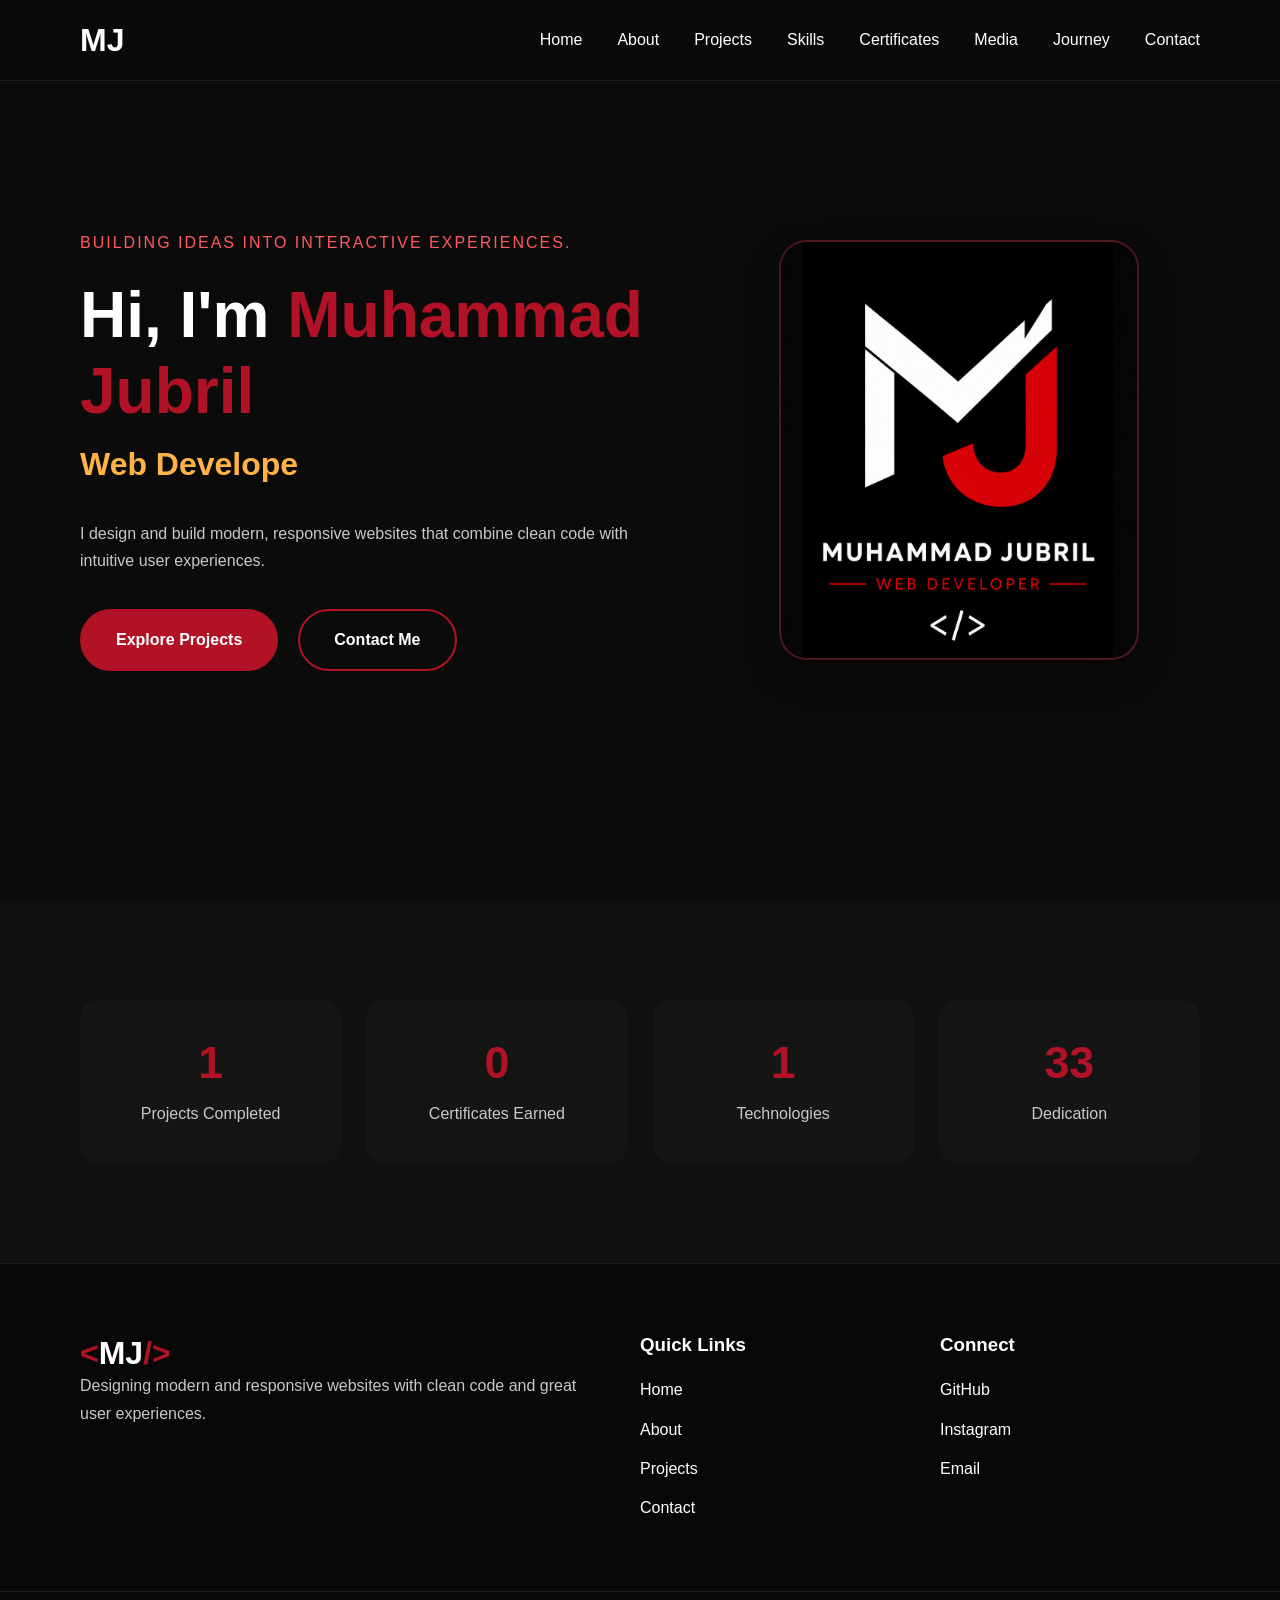
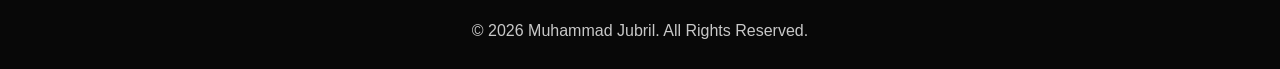
<file: index.html>
<!DOCTYPE html>
<html lang="en">

<head>

    <!-- =========================
            META DATA
    ========================== -->

    <meta charset="UTF-8">

    <meta name="viewport" content="width=device-width, initial-scale=1.0">

    <meta name="description"
        content="Muhammad Jubril - Web Developer & Digital Designer Portfolio">

    <meta name="keywords"
        content="Muhammad Jubril, Web Developer, Digital Designer, HTML, CSS, JavaScript">

    <meta name="author"
        content="Muhammad Jubril">

    <title>MJ | Web Developer & Digital Designer</title>

    <link rel="icon"
        href="images/favicon.png"
        type="image/png">

    <link rel="stylesheet"
        href="css/style.css">

</head>

<body>

    <!-- =========================
                HEADER
    ========================== -->

    <header class="header">

        <div class="container">

            <nav class="navbar">

                <a href="index.html" class="logo">
    MJ
    </a>

                <ul class="nav-links">

                    <li><a href="index.html" class="active">Home</a></li>

                    <li><a href="about.html">About</a></li>

                    <li><a href="projects.html">Projects</a></li>

                    <li><a href="skills.html">Skills</a></li>

                    <li><a href="certificates.html">Certificates</a></li>

                    <li><a href="media.html">Media</a></li>

                    <li><a href="journey.html">Journey</a></li>

                    <li><a href="contact.html">Contact</a></li>

                </ul>

                <button class="menu-btn" aria-label="Toggle Menu">

                    <span></span>

                    <span></span>

                    <span></span>

                </button>

            </nav>

        </div>

    </header>



    <!-- =========================
                MAIN
    ========================== -->

    <main>

        <!-- =========================
                HERO
        ========================== -->

        <section class="hero">

            <div class="container hero-container">

                <div class="hero-content">

                    <p class="hero-subtitle">

                        Building Ideas Into Interactive Experiences.

                    </p>

                    <h1>

                        Hi, I'm

                        <span>Muhammad Jubril</span>

                    </h1>

                    <h2 id="typing-text">

                        Web Developer

                    </h2>

                    <p class="hero-description">

                        I design and build modern, responsive websites that
                        combine clean code with intuitive user experiences.

                    </p>

                    <div class="hero-buttons">

                        <a href="projects.html" class="btn">

                            Explore Projects

                        </a>

                        <a href="contact.html"
                            class="btn btn-outline">

                            Contact Me

                        </a>

                    </div>

                </div>

                <div class="hero-image">

                    <div class="profile-card">

                        <img src="images/profile.png"
                            alt="Muhammad Jubril">

                    </div>

                </div>

            </div>

        </section>  
        <!-- =========================
                QUICK STATS
        ========================== -->

        <section class="stats">

            <div class="container">

                <div class="stats-grid">

                    <div class="stat-card">

                        <h2 class="counter" data-target="3">0</h2>

                        <p>Projects Completed</p>

                    </div>

                    <div class="stat-card">

                        <h2 class="counter" data-target="1">0</h2>

                        <p>Certificates Earned</p>

                    </div>

                    <div class="stat-card">

                        <h2 class="counter" data-target="3">0</h2>

                        <p>Technologies</p>

                    </div>

                    <div class="stat-card">

                        <h2 class="counter" data-target="100">0</h2>

                        <p>Dedication</p>

                    </div>

                </div>

            </div>

        </section>



    </main>



    <!-- =========================
                FOOTER
    ========================== -->

    <footer class="footer">

        <div class="container footer-container">

            <div>

                <h2 class="logo">

                    <span>&lt;</span>MJ<span>/&gt;</span>

                </h2>

                <p>

                    Designing modern and responsive websites with clean code
                    and great user experiences.

                </p>

            </div>

            <div>

                <h3>Quick Links</h3>

                <ul>

                    <li><a href="index.html">Home</a></li>

                    <li><a href="about.html">About</a></li>

                    <li><a href="projects.html">Projects</a></li>

                    <li><a href="contact.html">Contact</a></li>

                </ul>

            </div>

            <div>

                <h3>Connect</h3>

                <ul>

                    <li><a href="https://github.com/muhammad-jubril" target="_blank" rel="noopener">GitHub</a></li>

                    <li><a href="https://www.instagram.com/muhammad_.jubril?igsh=MW5jYTV4ZWEyenNybQ==" target="_blank" rel="noopener">Instagram</a></li>

                    <li><a href="mailto:muhammadjubril9000@gmail.com">Email</a></li>

                </ul>

            </div>

        </div>

        <div class="footer-bottom">

            <p>

                © 2026 Muhammad Jubril. All Rights Reserved.

            </p>

        </div>

    </footer>

    <script src="js/script.js"></script>

</body>

</html>
</file>
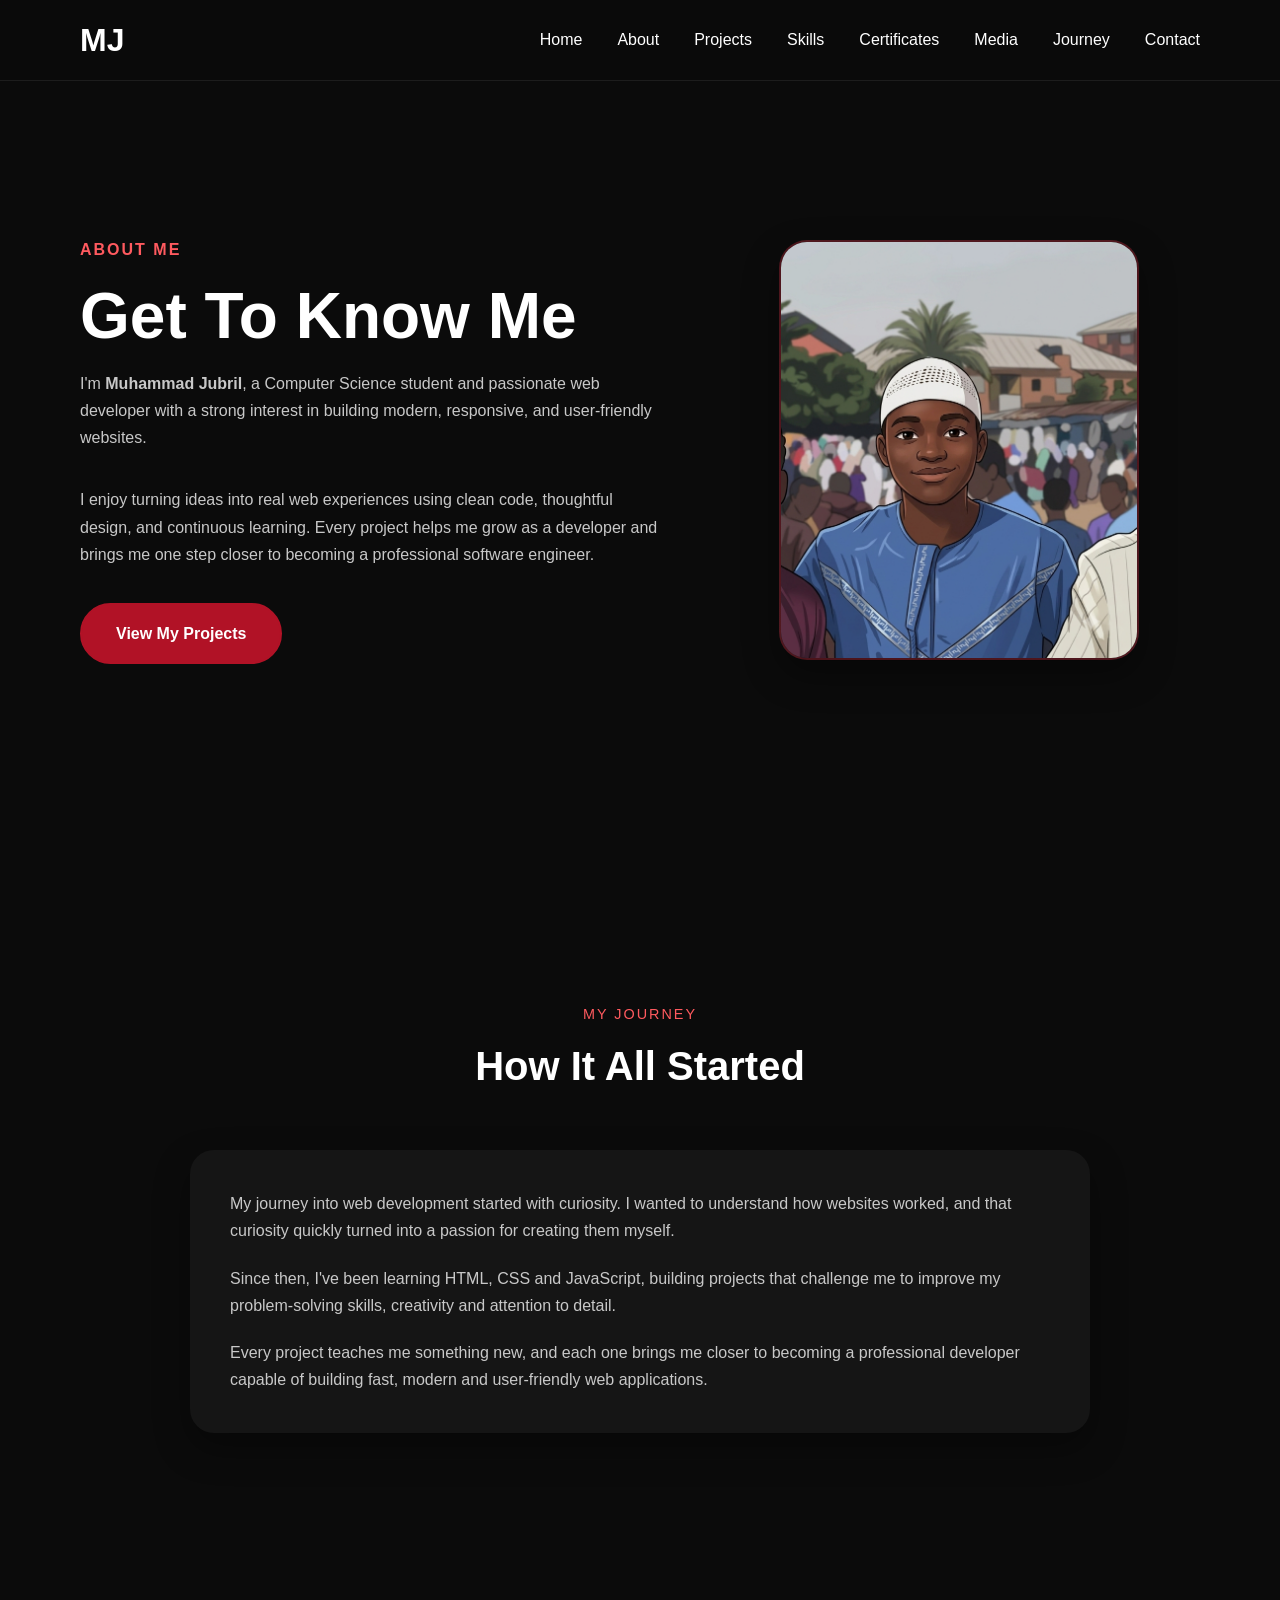
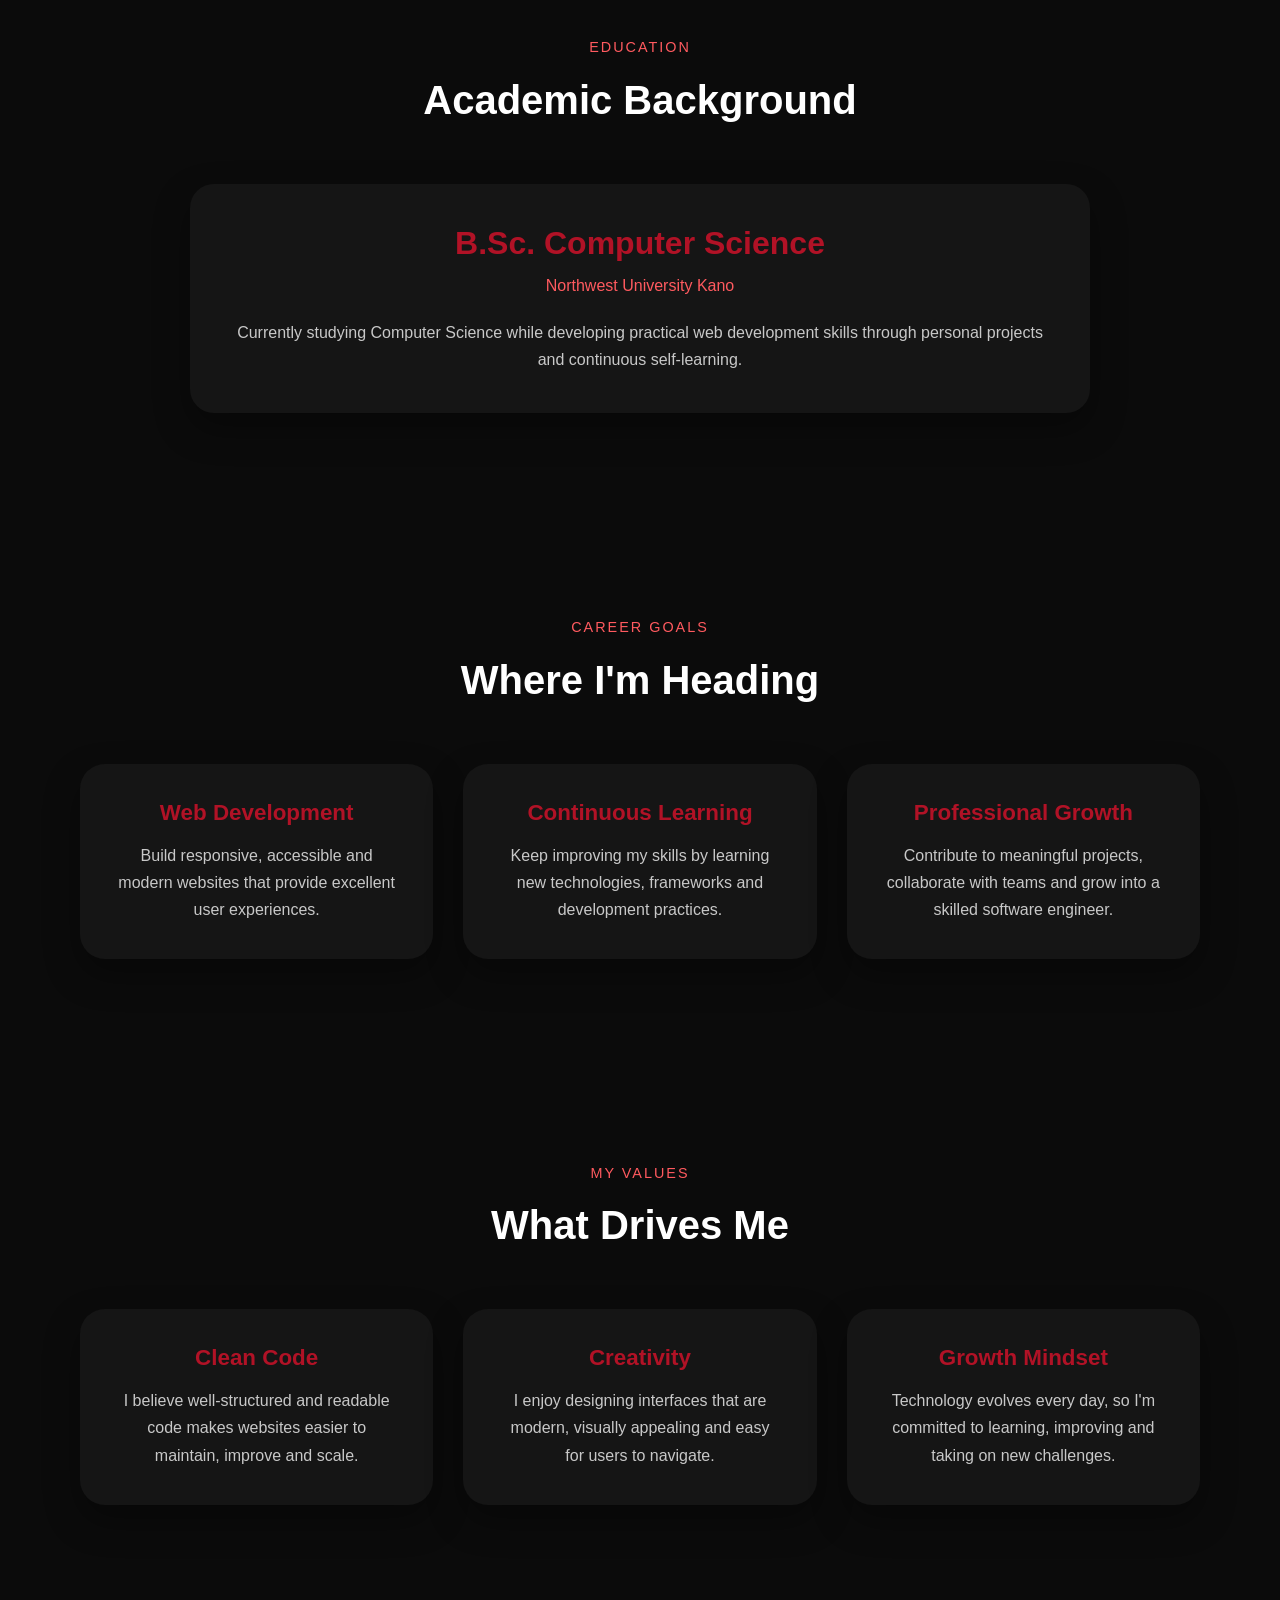
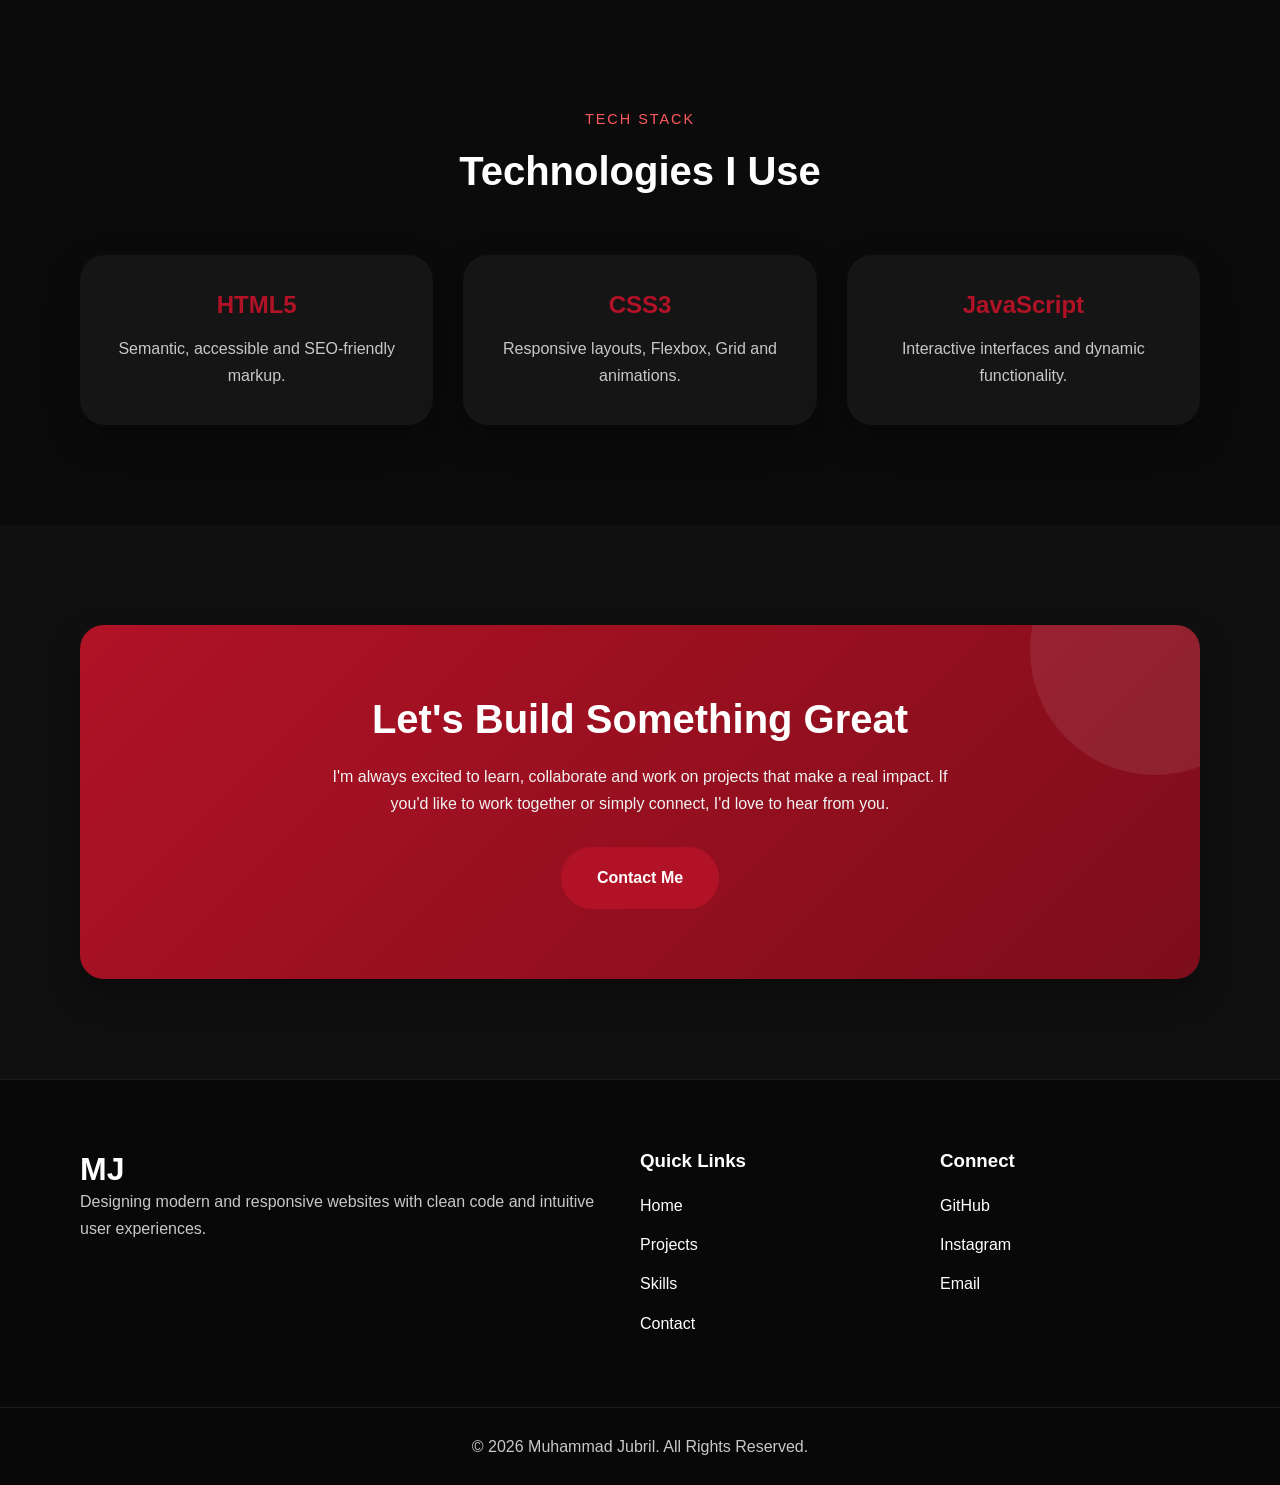
<file: about.html>
<!DOCTYPE html>
<html lang="en">

<head>

    <meta charset="UTF-8">

    <meta name="viewport"
        content="width=device-width, initial-scale=1.0">

    <meta name="description"
        content="Learn more about Muhammad Jubril, Web Developer and Digital Designer.">

    <title>About | Muhammad Jubril</title>

    <link rel="icon"
        href="images/favicon.png"
        type="image/png">

    <link rel="stylesheet"
        href="css/style.css">

</head>

<body>

<header class="header">

    <div class="container">

        <nav class="navbar">

            <a href="index.html" class="logo">

                MJ

            </a>

            <ul class="nav-links">

                <li><a href="index.html">Home</a></li>

                <li><a href="about.html" class="active">About</a></li>

                <li><a href="projects.html">Projects</a></li>

                <li><a href="skills.html">Skills</a></li>

                <li><a href="certificates.html">Certificates</a></li>

                <li><a href="media.html">Media</a></li>

                <li><a href="journey.html">Journey</a></li>

                <li><a href="contact.html">Contact</a></li>

            </ul>

            <button class="menu-btn" aria-label="Toggle Menu">

                <span></span>
                <span></span>
                <span></span>

            </button>

        </nav>

    </div>

</header>



<main>

<section class="hero">

<div class="container hero-container">

<div class="hero-content">

<span class="section-tag">

ABOUT ME

</span>

<h1>

Get To Know Me

</h1>

<p class="hero-description">

I'm <strong>Muhammad Jubril</strong>, a Computer Science student and passionate web developer with a strong interest in building modern, responsive, and user-friendly websites.

</p>

<p class="hero-description">

I enjoy turning ideas into real web experiences using clean code, thoughtful design, and continuous learning. Every project helps me grow as a developer and brings me one step closer to becoming a professional software engineer.

</p>

<a href="projects.html" class="btn">

View My Projects

</a>

</div>

<div class="hero-image">

<div class="profile-card">

<img src="images/about.jpg"

alt="Muhammad Jubril">

</div>

</div>

</div>

</section>
<!-- =========================
                MY JOURNEY
        ========================== -->

        <section class="about-story">

            <div class="container">

                <div class="section-title">

                    <span>My Journey</span>

                    <h2>How It All Started</h2>

                </div>

                <div class="story-card">

                    <p>

                        My journey into web development started with curiosity.
                        I wanted to understand how websites worked, and that
                        curiosity quickly turned into a passion for creating
                        them myself.

                    </p>

                    <p>

                        Since then, I've been learning HTML, CSS and JavaScript,
                        building projects that challenge me to improve my
                        problem-solving skills, creativity and attention to
                        detail.

                    </p>

                    <p>

                        Every project teaches me something new, and each one
                        brings me closer to becoming a professional developer
                        capable of building fast, modern and user-friendly web
                        applications.

                    </p>

                </div>

            </div>

        </section>



        <!-- =========================
                EDUCATION
        ========================== -->

        <section class="education">

            <div class="container">

                <div class="section-title">

                    <span>Education</span>

                    <h2>Academic Background</h2>

                </div>

                <div class="timeline-card">

                    <h3>

                        B.Sc. Computer Science

                    </h3>

                    <h4>

                        Northwest University Kano

                    </h4>

                    <p>

                        Currently studying Computer Science while developing
                        practical web development skills through personal
                        projects and continuous self-learning.

                    </p>

                </div>

            </div>

        </section>



        <!-- =========================
                CAREER GOALS
        ========================== -->

        <section class="goals">

            <div class="container">

                <div class="section-title">

                    <span>Career Goals</span>

                    <h2>Where I'm Heading</h2>

                </div>

                <div class="goals-grid">

                    <div class="goal-card">

                        <h3>Web Development</h3>

                        <p>

                            Build responsive, accessible and modern websites
                            that provide excellent user experiences.

                        </p>

                    </div>

                    <div class="goal-card">

                        <h3>Continuous Learning</h3>

                        <p>

                            Keep improving my skills by learning new
                            technologies, frameworks and development practices.

                        </p>

                    </div>

                    <div class="goal-card">

                        <h3>Professional Growth</h3>

                        <p>

                            Contribute to meaningful projects, collaborate with
                            teams and grow into a skilled software engineer.

                        </p>

                    </div>

                </div>

            </div>

        </section>
        <!-- =========================
                MY VALUES
        ========================== -->

        <section class="values">

            <div class="container">

                <div class="section-title">

                    <span>My Values</span>

                    <h2>What Drives Me</h2>

                </div>

                <div class="goals-grid">

                    <div class="goal-card">

                        <h3>Clean Code</h3>

                        <p>

                            I believe well-structured and readable code makes
                            websites easier to maintain, improve and scale.

                        </p>

                    </div>

                    <div class="goal-card">

                        <h3>Creativity</h3>

                        <p>

                            I enjoy designing interfaces that are modern,
                            visually appealing and easy for users to navigate.

                        </p>

                    </div>

                    <div class="goal-card">

                        <h3>Growth Mindset</h3>

                        <p>

                            Technology evolves every day, so I'm committed to
                            learning, improving and taking on new challenges.

                        </p>

                    </div>

                </div>

            </div>

        </section>



        <!-- =========================
                TECHNOLOGIES
        ========================== -->

        <section class="tech-stack">

            <div class="container">

                <div class="section-title">

                    <span>Tech Stack</span>

                    <h2>Technologies I Use</h2>

                </div>

                <div class="skills-grid">

                    <div class="skill-card">
                        <h3>HTML5</h3>
                        <p>Semantic, accessible and SEO-friendly markup.</p>
                    </div>

                    <div class="skill-card">
                        <h3>CSS3</h3>
                        <p>Responsive layouts, Flexbox, Grid and animations.</p>
                    </div>

                    <div class="skill-card">
                        <h3>JavaScript</h3>
                        <p>Interactive interfaces and dynamic functionality.</p>
                    </div>

                </div>

            </div>

        </section>



        <!-- =========================
                CALL TO ACTION
        ========================== -->

        <section class="contact-cta">

            <div class="container">

                <div class="cta-box">

                    <h2>

                        Let's Build Something Great

                    </h2>

                    <p>

                        I'm always excited to learn, collaborate and work on
                        projects that make a real impact. If you'd like to work
                        together or simply connect, I'd love to hear from you.

                    </p>

                    <a href="contact.html" class="btn">

                        Contact Me

                    </a>

                </div>

            </div>

        </section>

    </main>



    <!-- =========================
                FOOTER
    ========================== -->

    <footer class="footer">

        <div class="container footer-container">

            <div>

                <h2 class="logo">MJ</h2>

                <p>

                    Designing modern and responsive websites with clean code
                    and intuitive user experiences.

                </p>

            </div>

            <div>

                <h3>Quick Links</h3>

                <ul>

                    <li><a href="index.html">Home</a></li>

                    <li><a href="projects.html">Projects</a></li>

                    <li><a href="skills.html">Skills</a></li>

                    <li><a href="contact.html">Contact</a></li>

                </ul>

            </div>

            <div>

                <h3>Connect</h3>

                <ul>

                    <li><a href="https://github.com/muhammad-jubril" target="_blank" rel="noopener">GitHub</a></li>

                    <li><a href="https://www.instagram.com/muhammad_.jubril?igsh=MW5jYTV4ZWEyenNybQ==" target="_blank" rel="noopener">Instagram</a></li>

                    <li><a href="mailto:muhammadjubril9000@gmail.com">Email</a></li>

                </ul>

            </div>

        </div>

        <div class="footer-bottom">

            <p>

                © 2026 Muhammad Jubril. All Rights Reserved.

            </p>

        </div>

    </footer>

    <script src="js/script.js"></script>

</body>

</html>
</file>
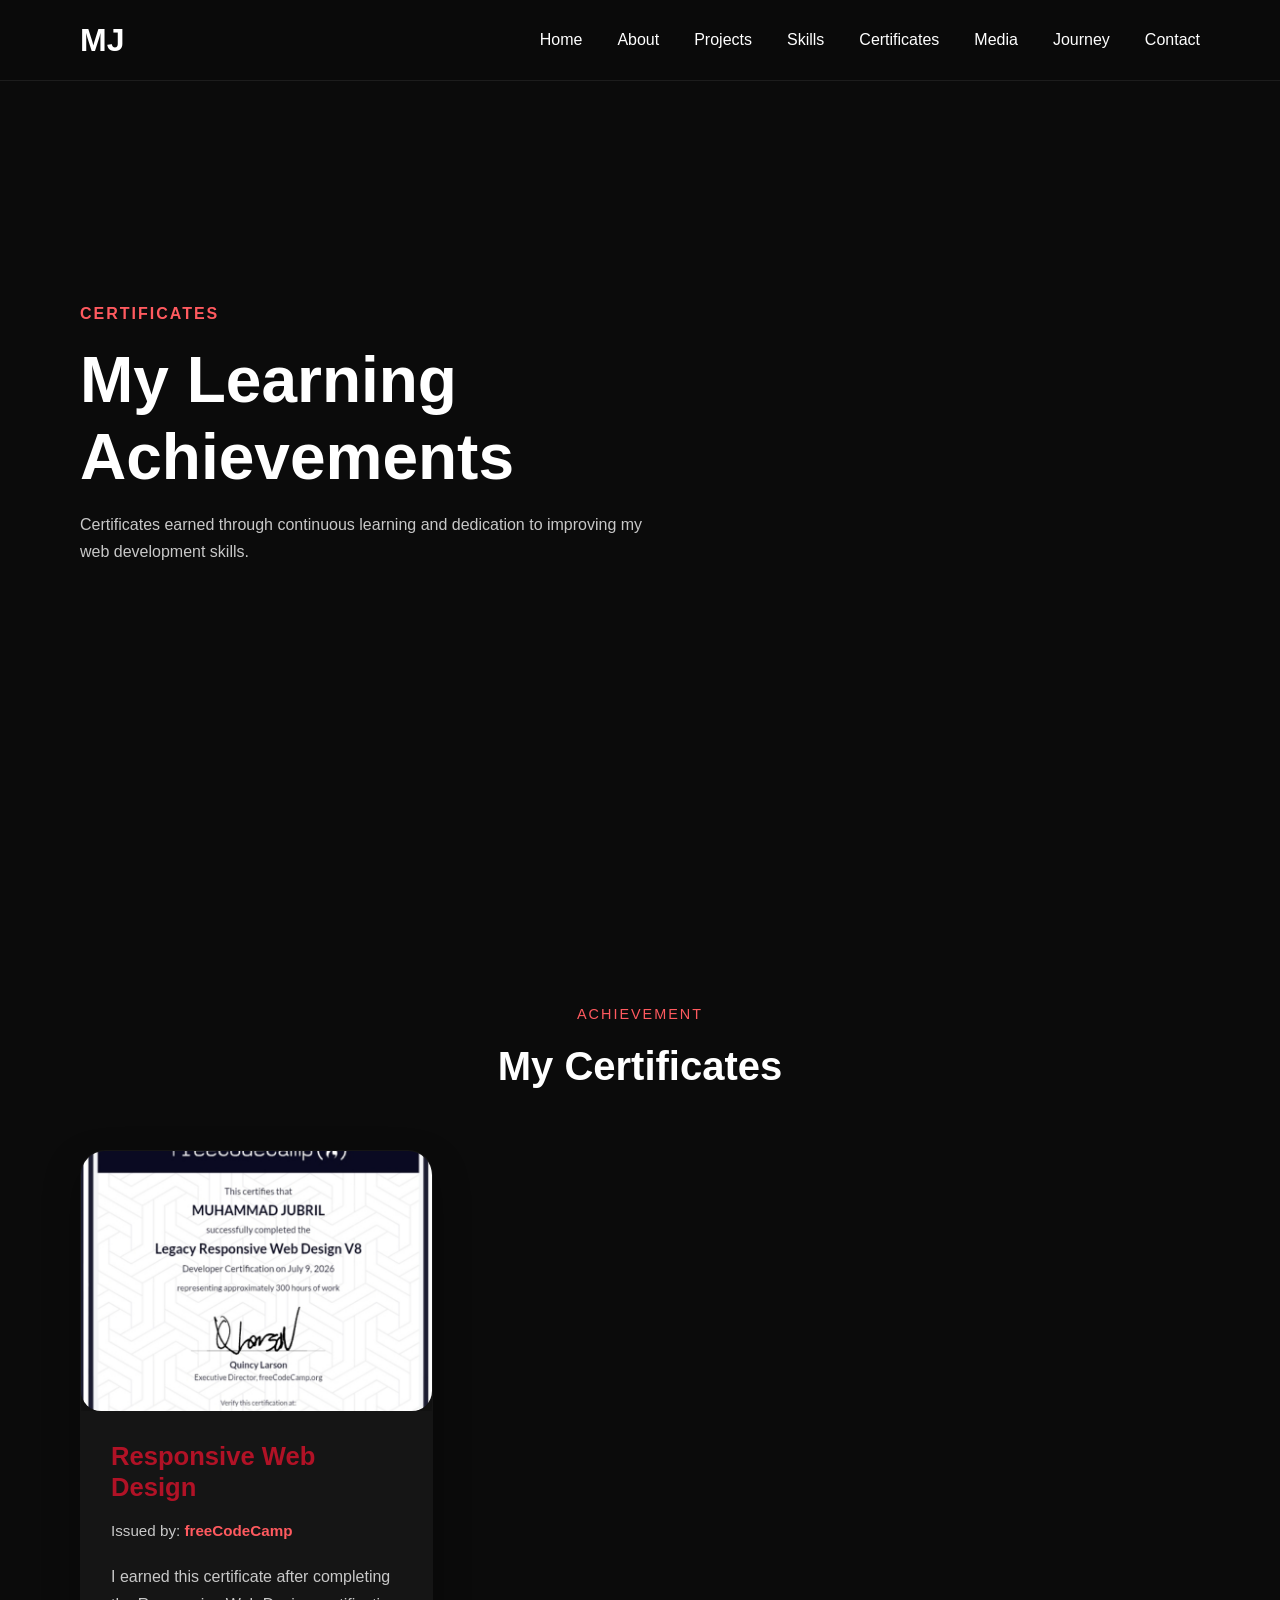
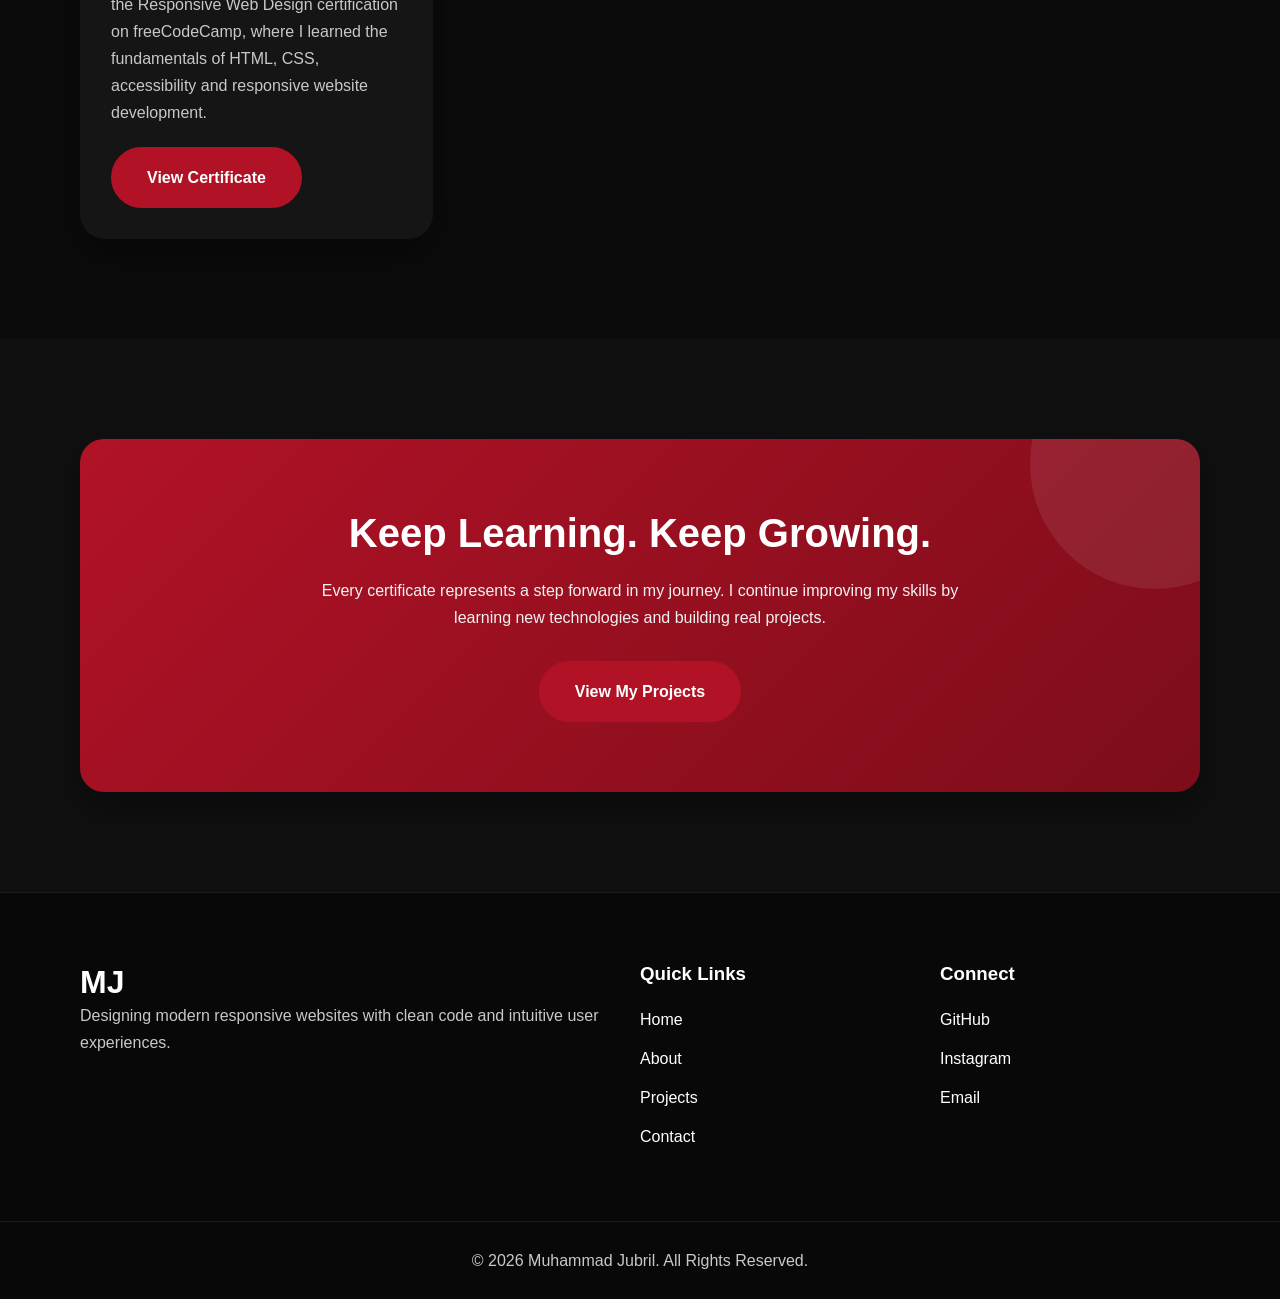
<file: certificates.html>
<!DOCTYPE html>
<html lang="en">

<head>
  
  <meta charset="UTF-8">
  
  <meta name="viewport" content="width=device-width, initial-scale=1.0">
  
  <meta name="description" content="Certificates earned by Muhammad Jubril">
  
  <title>Certificates | Muhammad Jubril</title>
  
  <link rel="icon" href="images/favicon.png" type="image/png">
  
  <link rel="stylesheet" href="css/style.css">
  
</head>


<body>
  
  
  <header class="header">
    
    <div class="container">
      
      <nav class="navbar">
        
        
        <a href="index.html" class="logo">
        
          MJ
          
        </a>
        
        
        
        <ul class="nav-links">
          
          <li>
            <a href="index.html">Home</a>
          </li>
          
          
          <li>
            <a href="about.html">About</a>
          </li>
          
          
          <li>
            <a href="projects.html">Projects</a>
          </li>
          
          
          <li>
            <a href="skills.html">Skills</a>
          </li>
          
          
          <li>
            <a href="certificates.html" class="active">Certificates</a>
          </li>
          
          
          <li>
            <a href="media.html">Media</a>
          </li>
          
          
          <li>
            <a href="journey.html">Journey</a>
          </li>
          
          
          <li>
            <a href="contact.html">Contact</a>
          </li>
          
          
        </ul>
        
        
        
        
        <button class="menu-btn" aria-label="Toggle Menu">
        
          <span></span>
          <span></span>
          <span></span>
          
        </button>
        
        
        
      </nav>
      
    </div>
    
  </header>
  
  
  
  
  <main>
    
    
    
    <section class="hero">
      
      
      <div class="container hero-container">
        
        
        <div class="hero-content">
          
          
          <span class="section-tag">
          
            CERTIFICATES
            
          </span>
          
          
          <h1>
            
            My Learning Achievements
            
          </h1>
          
          
          <p class="hero-description">
            
            Certificates earned through continuous learning and dedication to improving my web development skills.
            
          </p>
          
          
        </div>
        
        
      </div>
      
      
    </section>
    <!-- =========================
        CERTIFICATE SHOWCASE
========================== -->


<section class="certificate-section">


<div class="container">



<div class="section-title">

<span>
Achievement
</span>

<h2>
My Certificates
</h2>

</div>




<div class="certificate-grid">



<!-- CERTIFICATE CARD -->


<div class="certificate-card">



<div class="certificate-image">


<img src="images/freecodecamp-rwd.jpg"

alt="Responsive Web Design Certificate">


</div>




<div class="certificate-content">


<h3>

Responsive Web Design

</h3>



<p class="issuer">

Issued by: <strong>freeCodeCamp</strong>

</p>




<p>

I earned this certificate after completing the Responsive Web Design certification on freeCodeCamp, where I learned the fundamentals of HTML, CSS, accessibility and responsive website development.

</p>




<a href="https://freecodecamp.org/certification/fcc-b03bef5a-bd47-44bc-aeb2-c1452f50b419/responsive-web-design"
target="_blank" rel="noopener"
class="btn">

View Certificate

</a>



</div>


</div>



</div>


</div>


</section>
<!-- =========================
            CTA SECTION
========================== -->


<section class="contact-cta">


<div class="container">


<div class="cta-box">


<h2>

Keep Learning. Keep Growing.

</h2>


<p>

Every certificate represents a step forward in my journey. I continue improving my skills by learning new technologies and building real projects.

</p>



<a href="projects.html" class="btn">

View My Projects

</a>


</div>


</div>


</section>



</main>





<!-- =========================
            FOOTER
========================== -->


<footer class="footer">


<div class="container footer-container">



<div>


<h2 class="logo">

MJ

</h2>


<p>

Designing modern responsive websites with clean code and intuitive user experiences.

</p>


</div>




<div>


<h3>

Quick Links

</h3>


<ul>


<li>
<a href="index.html">
Home
</a>
</li>


<li>
<a href="about.html">
About
</a>
</li>


<li>
<a href="projects.html">
Projects
</a>
</li>


<li>
<a href="contact.html">
Contact
</a>
</li>


</ul>


</div>





<div>


<h3>

Connect

</h3>


<ul>


<li>
<a href="https://github.com/muhammad-jubril" target="_blank" rel="noopener">
GitHub
</a>
</li>


<li>
<a href="https://www.instagram.com/muhammad_.jubril?igsh=MW5jYTV4ZWEyenNybQ==" target="_blank" rel="noopener">
Instagram
</a>
</li>


<li>
<a href="mailto:muhammadjubril9000@gmail.com">
Email
</a>
</li>


</ul>


</div>



</div>




<div class="footer-bottom">


<p>

© 2026 Muhammad Jubril. All Rights Reserved.

</p>


</div>



</footer>




<script src="js/script.js"></script>



</body>

</html>
</file>
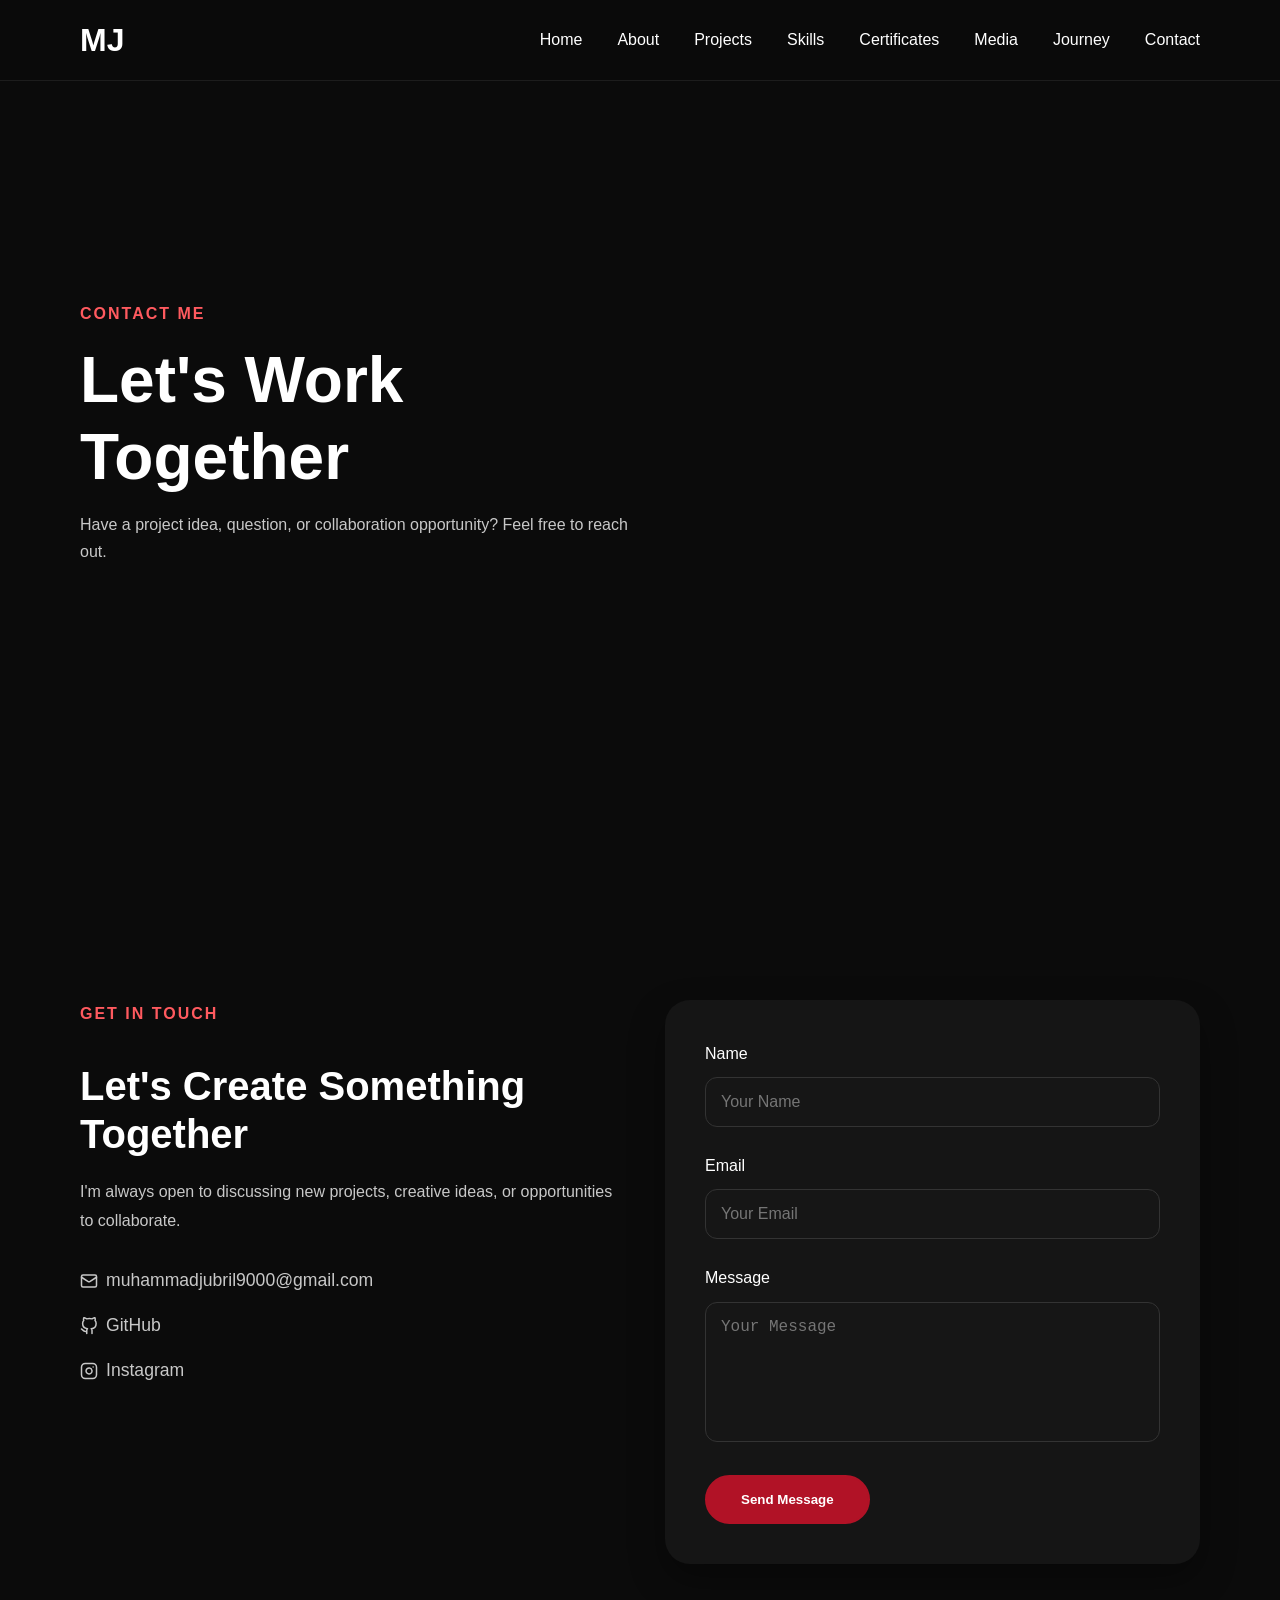
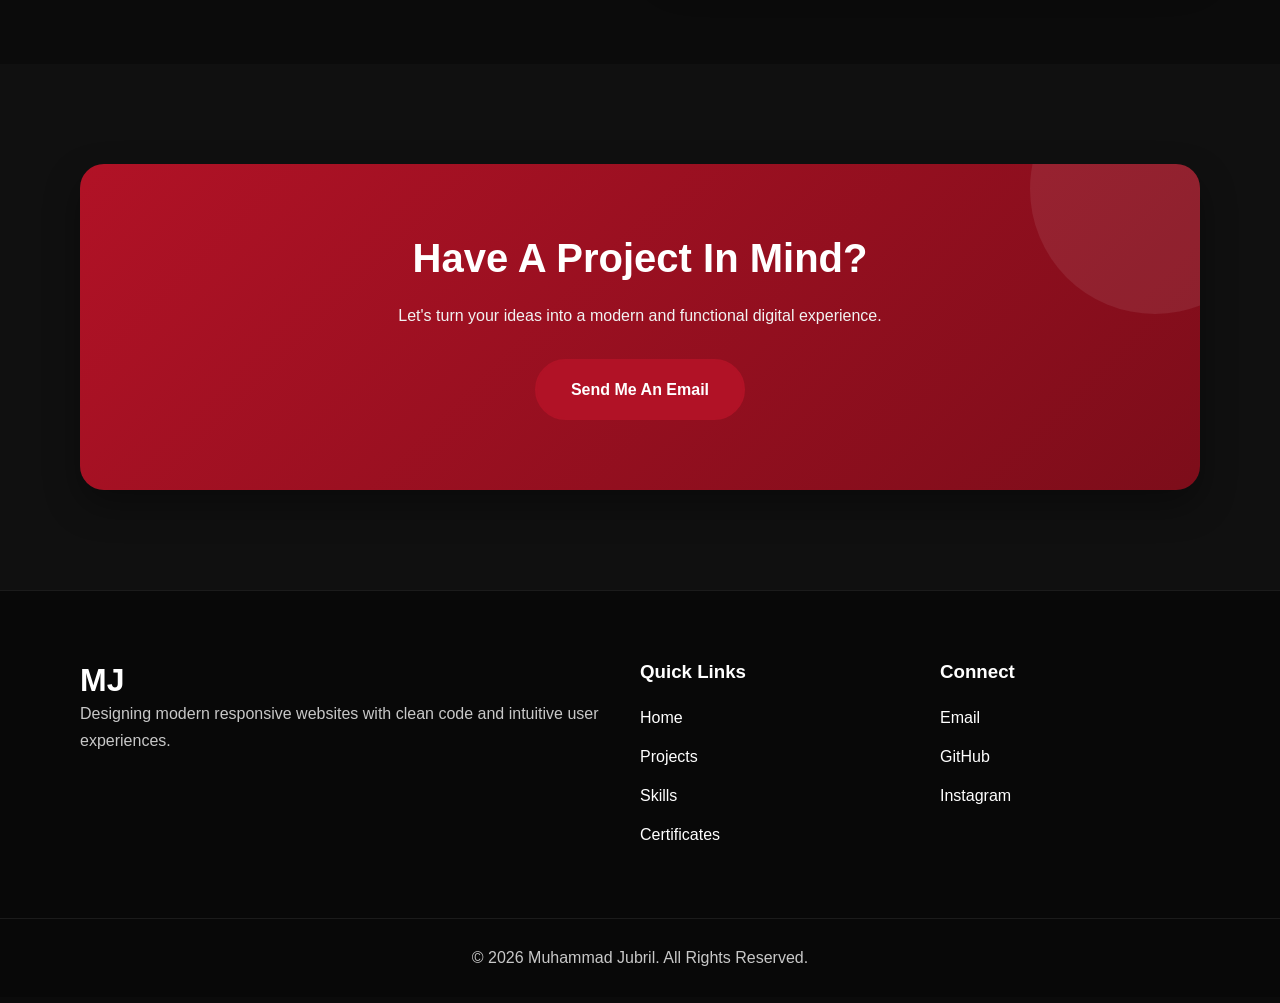
<file: contact.html>
<!DOCTYPE html>
<html lang="en">

<head>
  
  <meta charset="UTF-8">
  
  <meta name="viewport" content="width=device-width, initial-scale=1.0">
  
  <meta name="description" content="Contact Muhammad Jubril">
  
  <title>Contact | Muhammad Jubril</title>
  
  <link rel="icon" href="images/favicon.png" type="image/png">
  
  <link rel="stylesheet" href="css/style.css">
  
</head>


<body>
  
  
  <header class="header">
    
    <div class="container">
      
      <nav class="navbar">
        
        
        <a href="index.html" class="logo">
        
          MJ
          
        </a>
        
        
        
        <ul class="nav-links">
          
          <li>
            <a href="index.html">Home</a>
          </li>
          
          <li>
            <a href="about.html">About</a>
          </li>
          
          <li>
            <a href="projects.html">Projects</a>
          </li>
          
          <li>
            <a href="skills.html">Skills</a>
          </li>
          
          <li>
            <a href="certificates.html">Certificates</a>
          </li>
          
          <li>
            <a href="media.html">Media</a>
          </li>
          
          <li>
            <a href="journey.html">Journey</a>
          </li>
          
          <li>
            <a href="contact.html" class="active">Contact</a>
          </li>
          
        </ul>
        
        
        
        
        <button class="menu-btn" aria-label="Toggle Menu">
        
          <span></span>
          <span></span>
          <span></span>
          
        </button>
        
        
        
      </nav>
      
    </div>
    
  </header>
  
  
  
  
  
  <main>
    
    
    
    <section class="hero">
      
      
      <div class="container hero-container">
        
        
        <div class="hero-content">
          
          
          <span class="section-tag">
          
            CONTACT ME
            
          </span>
          
          
          
          <h1>
            
            Let's Work Together
            
          </h1>
          
          
          
          <p class="hero-description">
            
            Have a project idea, question, or collaboration opportunity? Feel free to reach out.
            
          </p>
          
          
          
        </div>
        
        
      </div>
      
      
    </section>
    <!-- =========================
        CONTACT SECTION
========================== -->


<section class="contact-section">


<div class="container">



<div class="contact-grid">



<!-- CONTACT INFO -->


<div class="contact-info">


<span class="section-tag">

GET IN TOUCH

</span>



<h2>

Let's Create Something Together

</h2>



<p>

I'm always open to discussing new projects, creative ideas, or opportunities to collaborate.

</p>




<div class="contact-links">



<a href="mailto:muhammadjubril9000@gmail.com">

<svg class="icon-email" viewBox="0 0 24 24" width="18" height="18" fill="none" stroke="currentColor" stroke-width="2" stroke-linecap="round" stroke-linejoin="round" aria-hidden="true"><rect x="2" y="4" width="20" height="16" rx="2"></rect><path d="m22 7-8.97 5.7a1.94 1.94 0 0 1-2.06 0L2 7"></path></svg> muhammadjubril9000@gmail.com

</a>



<a href="https://github.com/muhammad-jubril" target="_blank" rel="noopener">

<svg class="icon-github" viewBox="0 0 24 24" width="18" height="18" fill="none" stroke="currentColor" stroke-width="2" stroke-linecap="round" stroke-linejoin="round" aria-hidden="true"><path d="M9 19c-5 1.5-5-2.5-7-3m14 6v-3.87a3.37 3.37 0 0 0-.94-2.61c3.14-.35 6.44-1.54 6.44-7A5.44 5.44 0 0 0 20 4.77 5.07 5.07 0 0 0 19.91 1S18.73.65 16 2.48a13.38 13.38 0 0 0-7 0C6.27.65 5.09 1 5.09 1A5.07 5.07 0 0 0 5 4.77a5.44 5.44 0 0 0-1.5 3.78c0 5.42 3.3 6.61 6.44 7A3.37 3.37 0 0 0 9 18.13V22"></path></svg> GitHub

</a>



<a href="https://www.instagram.com/muhammad_.jubril?igsh=MW5jYTV4ZWEyenNybQ==" target="_blank" rel="noopener">

<svg class="icon-instagram" viewBox="0 0 24 24" width="18" height="18" fill="none" stroke="currentColor" stroke-width="2" stroke-linecap="round" stroke-linejoin="round" aria-hidden="true"><rect x="2" y="2" width="20" height="20" rx="5" ry="5"></rect><path d="M16 11.37A4 4 0 1 1 12.63 8 4 4 0 0 1 16 11.37z"></path><line x1="17.5" y1="6.5" x2="17.51" y2="6.5"></line></svg> Instagram

</a>



</div>



</div>





<!-- CONTACT FORM -->


<div class="contact-form">



<form action="https://formsubmit.co/muhammadjubril9000@gmail.com" method="POST">

<input type="hidden" name="_subject" value="New message from portfolio contact form">
<input type="hidden" name="_template" value="table">
<input type="hidden" name="_captcha" value="false">
<input type="text" name="_honey" style="display:none" tabindex="-1" autocomplete="off">



<div class="input-group">


<label>

Name

</label>


<input type="text" name="name" placeholder="Your Name" required>


</div>




<div class="input-group">


<label>

Email

</label>


<input type="email" name="email" placeholder="Your Email" required>


</div>




<div class="input-group">


<label>

Message

</label>


<textarea rows="6" name="message" placeholder="Your Message" required></textarea>


</div>




<button type="submit" class="btn">

Send Message

</button>



</form>



</div>




</div>


</div>


</section>
<!-- =========================
            CTA
========================== -->


<section class="contact-cta">


<div class="container">


<div class="cta-box">


<h2>

Have A Project In Mind?

</h2>



<p>

Let's turn your ideas into a modern and functional digital experience.

</p>



<a href="mailto:muhammadjubril9000@gmail.com" class="btn">

Send Me An Email

</a>



</div>


</div>


</section>



</main>





<!-- =========================
            FOOTER
========================== -->


<footer class="footer">


<div class="container footer-container">



<div>


<h2 class="logo">

MJ

</h2>


<p>

Designing modern responsive websites with clean code and intuitive user experiences.

</p>


</div>




<div>


<h3>

Quick Links

</h3>


<ul>


<li>
<a href="index.html">
Home
</a>
</li>


<li>
<a href="projects.html">
Projects
</a>
</li>


<li>
<a href="skills.html">
Skills
</a>
</li>


<li>
<a href="certificates.html">
Certificates
</a>
</li>


</ul>


</div>




<div>


<h3>

Connect

</h3>


<ul>


<li>

<a href="mailto:muhammadjubril9000@gmail.com">

Email

</a>

</li>



<li>

<a href="https://github.com/muhammad-jubril" target="_blank" rel="noopener">

GitHub

</a>

</li>



<li>

<a href="https://www.instagram.com/muhammad_.jubril?igsh=MW5jYTV4ZWEyenNybQ==" target="_blank" rel="noopener">

Instagram

</a>

</li>


</ul>


</div>



</div>




<div class="footer-bottom">


<p>

© 2026 Muhammad Jubril. All Rights Reserved.

</p>


</div>



</footer>




<script src="js/script.js"></script>


</body>

</html>
</file>
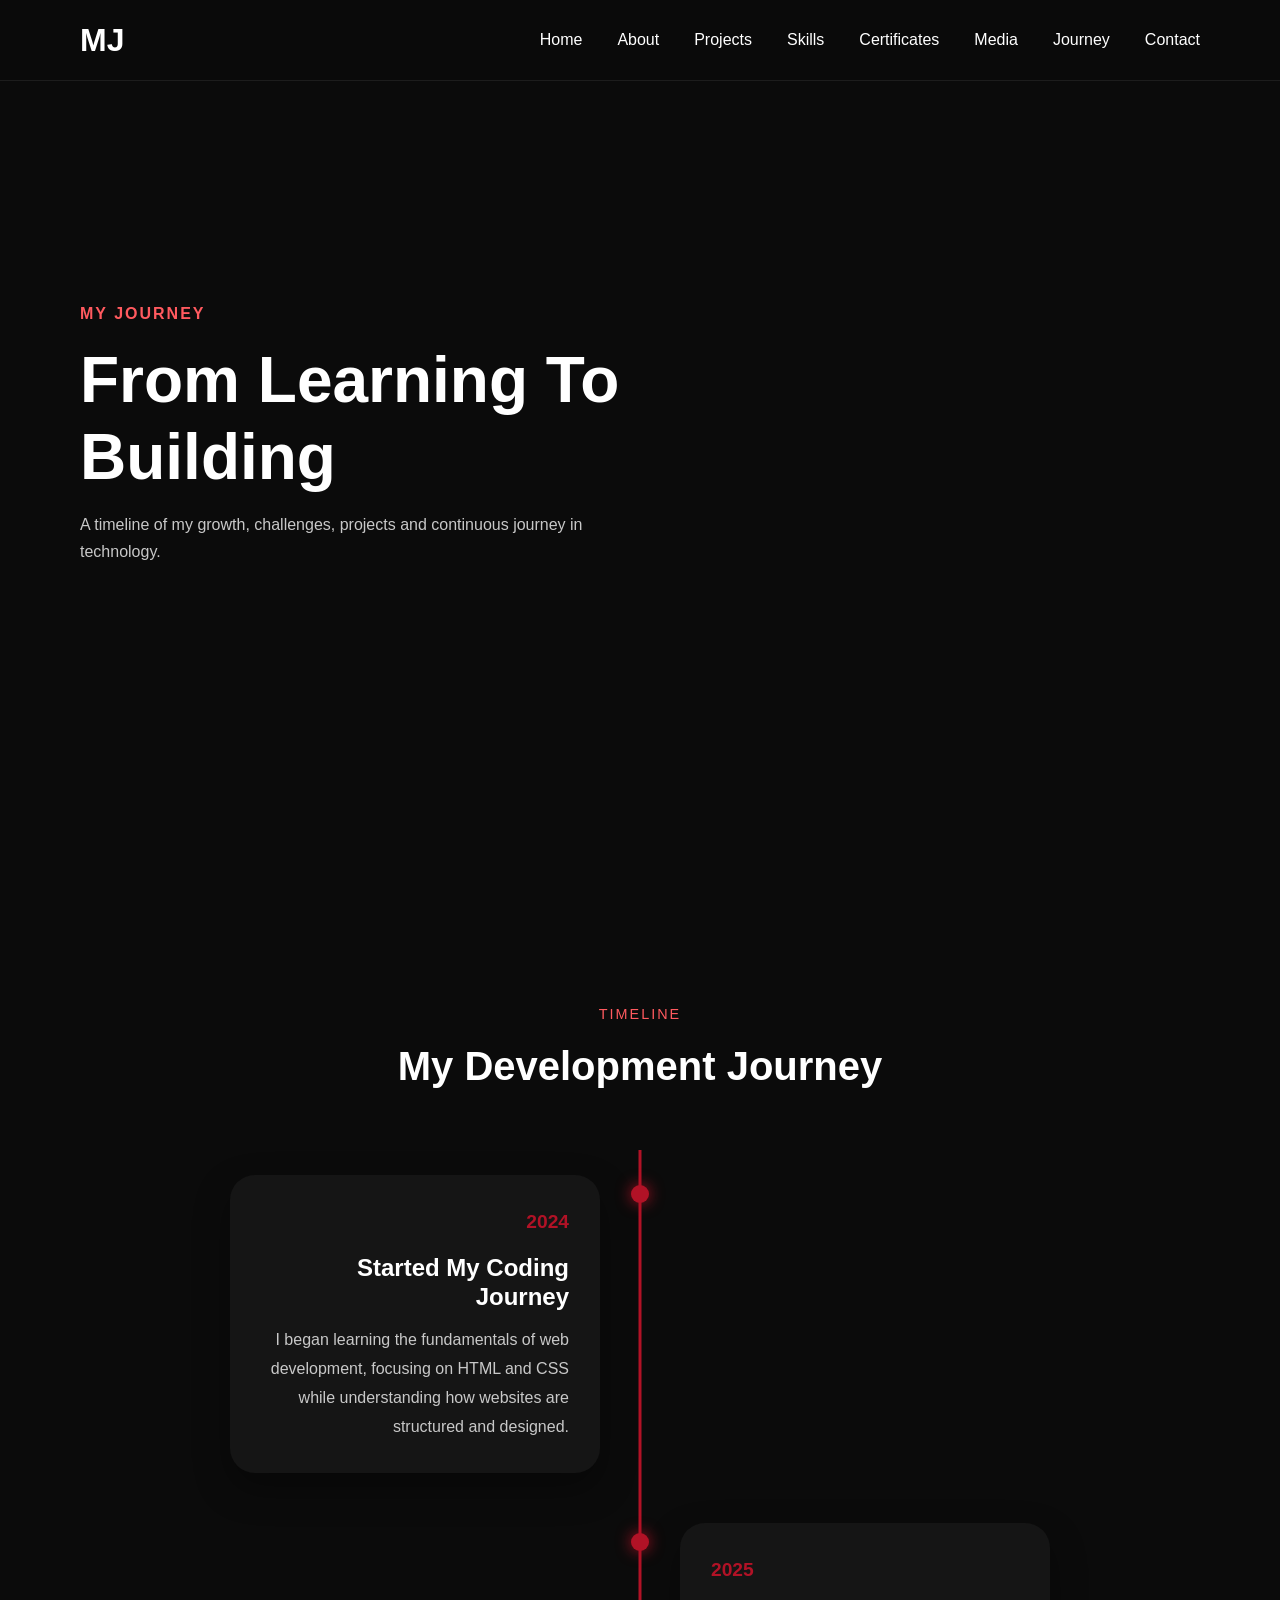
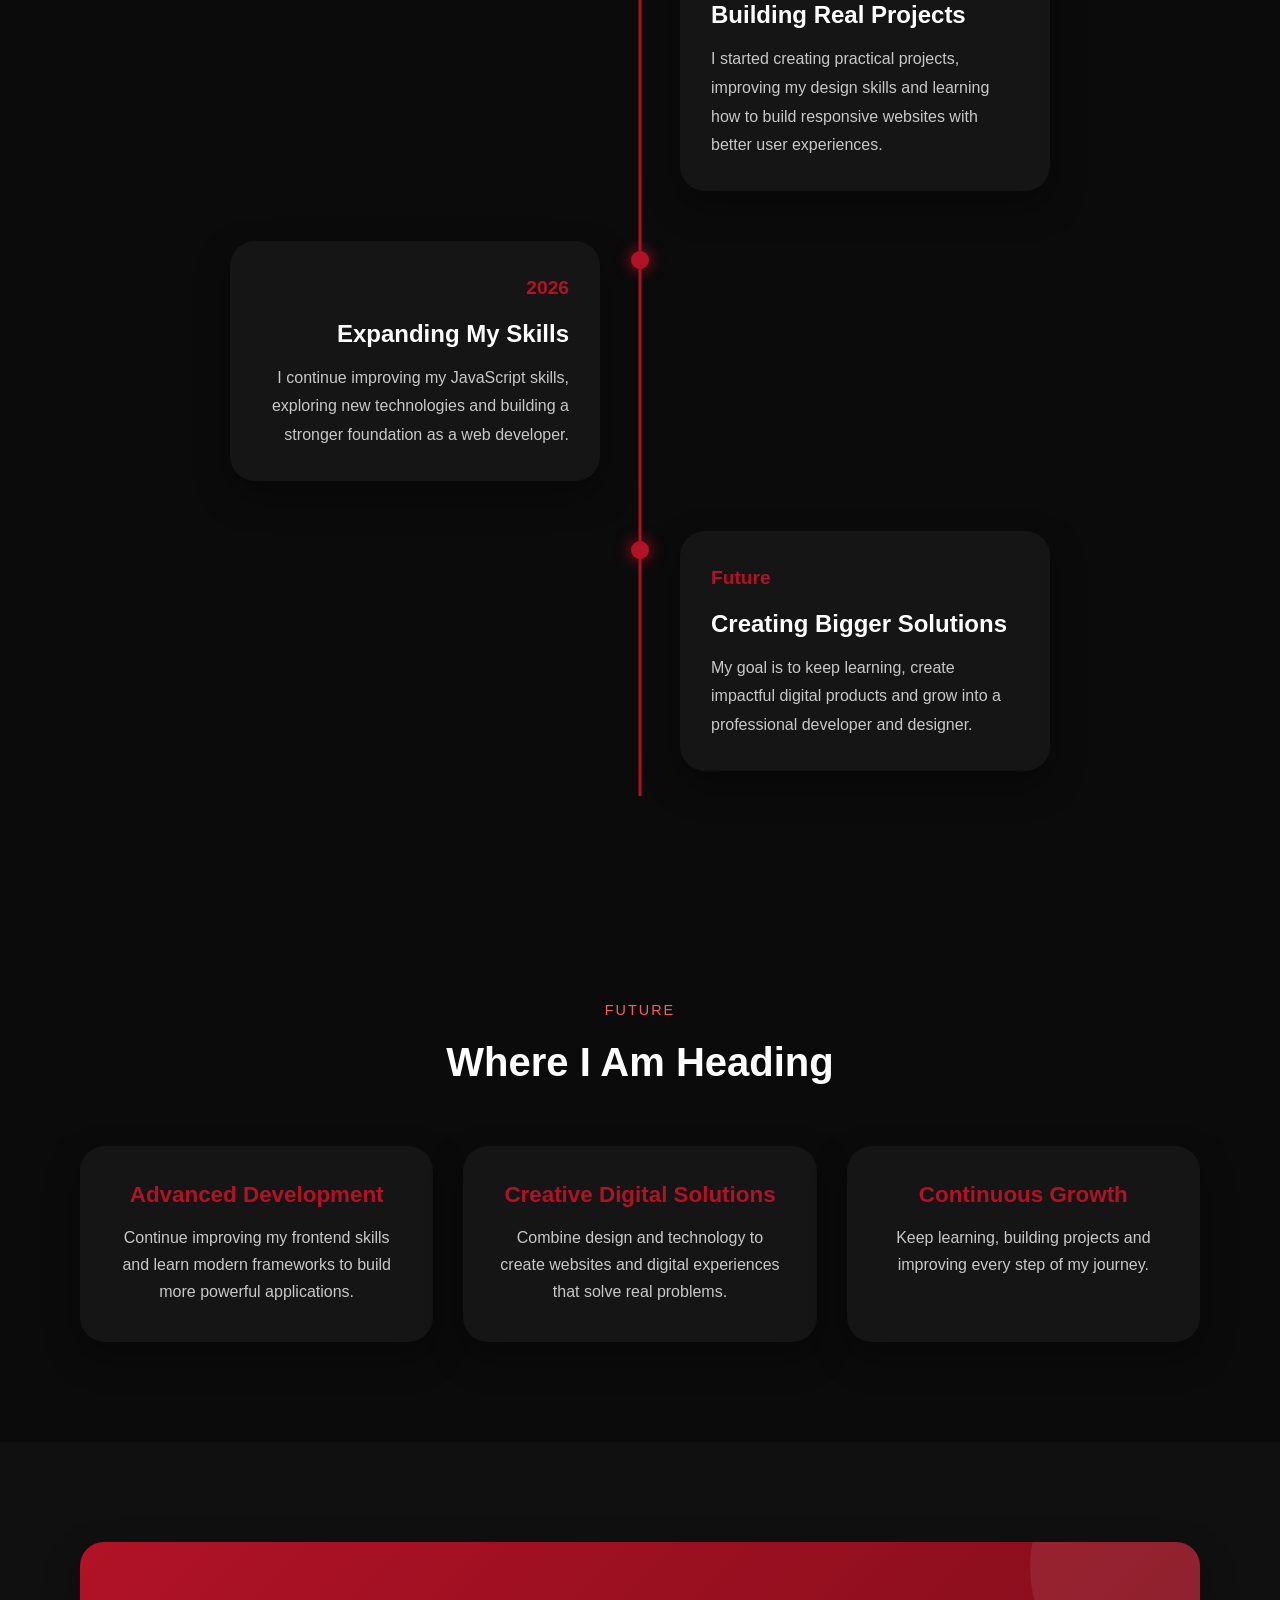
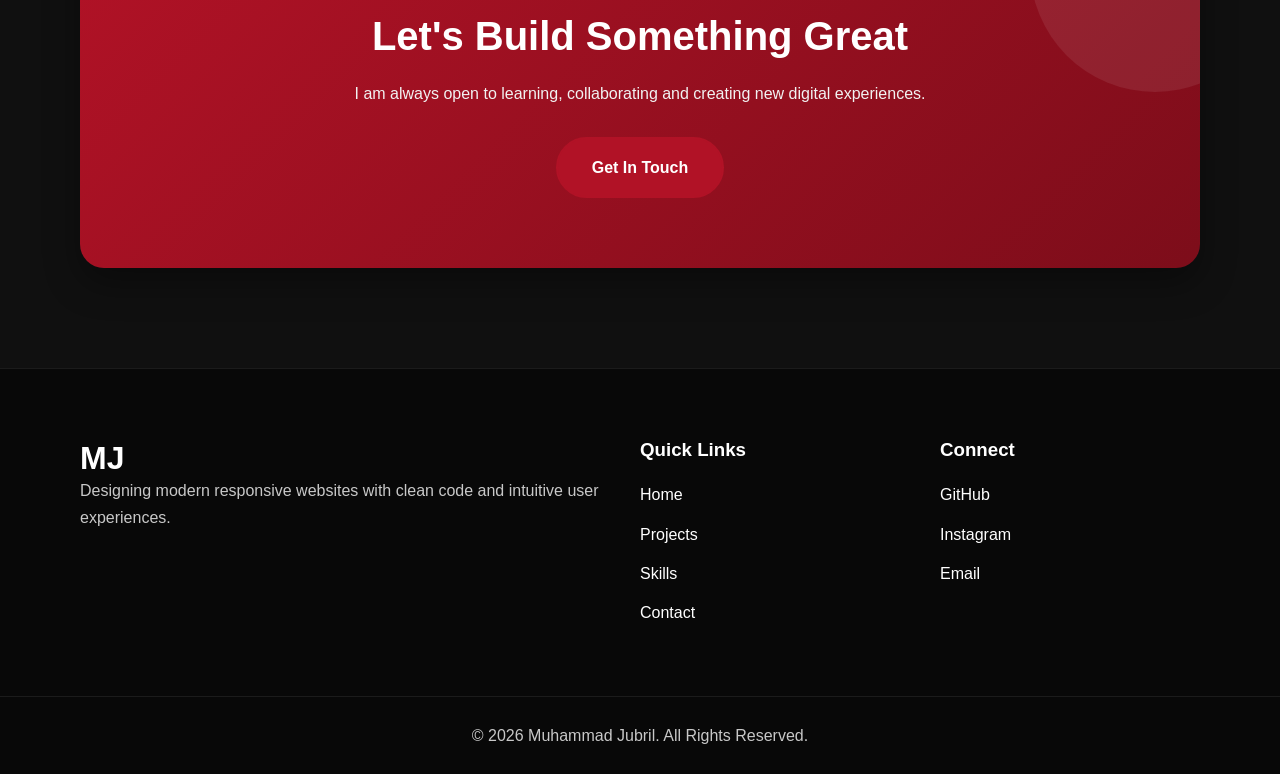
<file: journey.html>
<!DOCTYPE html>
<html lang="en">

<head>
  
  <meta charset="UTF-8">
  
  <meta name="viewport" content="width=device-width, initial-scale=1.0">
  
  <meta name="description" content="Muhammad Jubril development journey">
  
  <title>Journey | Muhammad Jubril</title>
  
  <link rel="icon" href="images/favicon.png" type="image/png">
  
  <link rel="stylesheet" href="css/style.css">
  
</head>


<body>
  
  
  <header class="header">
    
    <div class="container">
      
      
      <nav class="navbar">
        
        
        <a href="index.html" class="logo">
        
          MJ
          
        </a>
        
        
        
        <ul class="nav-links">
          
          <li>
            <a href="index.html">Home</a>
          </li>
          
          
          <li>
            <a href="about.html">About</a>
          </li>
          
          
          <li>
            <a href="projects.html">Projects</a>
          </li>
          
          
          <li>
            <a href="skills.html">Skills</a>
          </li>
          
          
          <li>
            <a href="certificates.html">Certificates</a>
          </li>
          
          
          <li>
            <a href="media.html">Media</a>
          </li>
          
          
          <li>
            <a href="journey.html" class="active">Journey</a>
          </li>
          
          
          <li>
            <a href="contact.html">Contact</a>
          </li>
          
          
        </ul>
        
        
        
        
        <button class="menu-btn" aria-label="Toggle Menu">
        
          <span></span>
          <span></span>
          <span></span>
          
        </button>
        
        
        
      </nav>
      
      
    </div>
    
    
  </header>
  
  
  
  
  <main>
    
    
    
    <section class="hero">
      
      
      <div class="container hero-container">
        
        
        <div class="hero-content">
          
          
          <span class="section-tag">
          
            MY JOURNEY
            
          </span>
          
          
          <h1>
            
            From Learning To Building
            
          </h1>
          
          
          
          <p class="hero-description">
            
            A timeline of my growth, challenges, projects and continuous journey in technology.
            
          </p>
          
          
          
        </div>
        
        
      </div>
      
      
    </section>
    <!-- =========================
        JOURNEY TIMELINE
========================== -->


<section class="journey-section">


<div class="container">


<div class="section-title">

<span>
Timeline
</span>


<h2>
My Development Journey
</h2>


</div>




<div class="timeline">



<!-- ITEM 1 -->


<div class="timeline-item">


<div class="timeline-dot"></div>



<div class="timeline-content">


<span class="timeline-year">

2024

</span>



<h3>

Started My Coding Journey

</h3>



<p>

I began learning the fundamentals of web development, focusing on HTML and CSS while understanding how websites are structured and designed.

</p>


</div>


</div>





<!-- ITEM 2 -->


<div class="timeline-item">


<div class="timeline-dot"></div>



<div class="timeline-content">


<span class="timeline-year">

2025

</span>



<h3>

Building Real Projects

</h3>



<p>

I started creating practical projects, improving my design skills and learning how to build responsive websites with better user experiences.

</p>


</div>


</div>





<!-- ITEM 3 -->


<div class="timeline-item">


<div class="timeline-dot"></div>



<div class="timeline-content">


<span class="timeline-year">

2026

</span>



<h3>

Expanding My Skills

</h3>



<p>

I continue improving my JavaScript skills, exploring new technologies and building a stronger foundation as a web developer.

</p>


</div>


</div>




<!-- ITEM 4 -->


<div class="timeline-item">


<div class="timeline-dot"></div>



<div class="timeline-content">


<span class="timeline-year">

Future

</span>



<h3>

Creating Bigger Solutions

</h3>



<p>

My goal is to keep learning, create impactful digital products and grow into a professional developer and designer.

</p>


</div>


</div>




</div>


</div>


</section>
<!-- =========================
        FUTURE GOALS
========================== -->


<section class="goals-section">


<div class="container">


<div class="section-title">

<span>
Future
</span>


<h2>
Where I Am Heading
</h2>


</div>




<div class="goals-grid">



<div class="goal-card">


<h3>

Advanced Development

</h3>


<p>

Continue improving my frontend skills and learn modern frameworks to build more powerful applications.

</p>


</div>




<div class="goal-card">


<h3>

Creative Digital Solutions

</h3>


<p>

Combine design and technology to create websites and digital experiences that solve real problems.

</p>


</div>




<div class="goal-card">


<h3>

Continuous Growth

</h3>


<p>

Keep learning, building projects and improving every step of my journey.

</p>


</div>



</div>


</div>


</section>






<!-- =========================
            CTA
========================== -->


<section class="contact-cta">


<div class="container">


<div class="cta-box">


<h2>

Let's Build Something Great

</h2>



<p>

I am always open to learning, collaborating and creating new digital experiences.

</p>



<a href="contact.html" class="btn">

Get In Touch

</a>



</div>


</div>


</section>



</main>





<!-- =========================
            FOOTER
========================== -->


<footer class="footer">


<div class="container footer-container">



<div>


<h2 class="logo">

MJ

</h2>


<p>

Designing modern responsive websites with clean code and intuitive user experiences.

</p>


</div>




<div>


<h3>

Quick Links

</h3>


<ul>


<li>
<a href="index.html">
Home
</a>
</li>


<li>
<a href="projects.html">
Projects
</a>
</li>


<li>
<a href="skills.html">
Skills
</a>
</li>


<li>
<a href="contact.html">
Contact
</a>
</li>


</ul>


</div>




<div>


<h3>

Connect

</h3>


<ul>


<li>
<a href="https://github.com/muhammad-jubril" target="_blank" rel="noopener">
GitHub
</a>
</li>


<li>
<a href="https://www.instagram.com/muhammad_.jubril?igsh=MW5jYTV4ZWEyenNybQ==" target="_blank" rel="noopener">
Instagram
</a>
</li>


<li>
<a href="mailto:muhammadjubril9000@gmail.com">
Email
</a>
</li>


</ul>


</div>



</div>




<div class="footer-bottom">


<p>

© 2026 Muhammad Jubril. All Rights Reserved.

</p>


</div>



</footer>




<script src="js/script.js"></script>



</body>

</html>
</file>
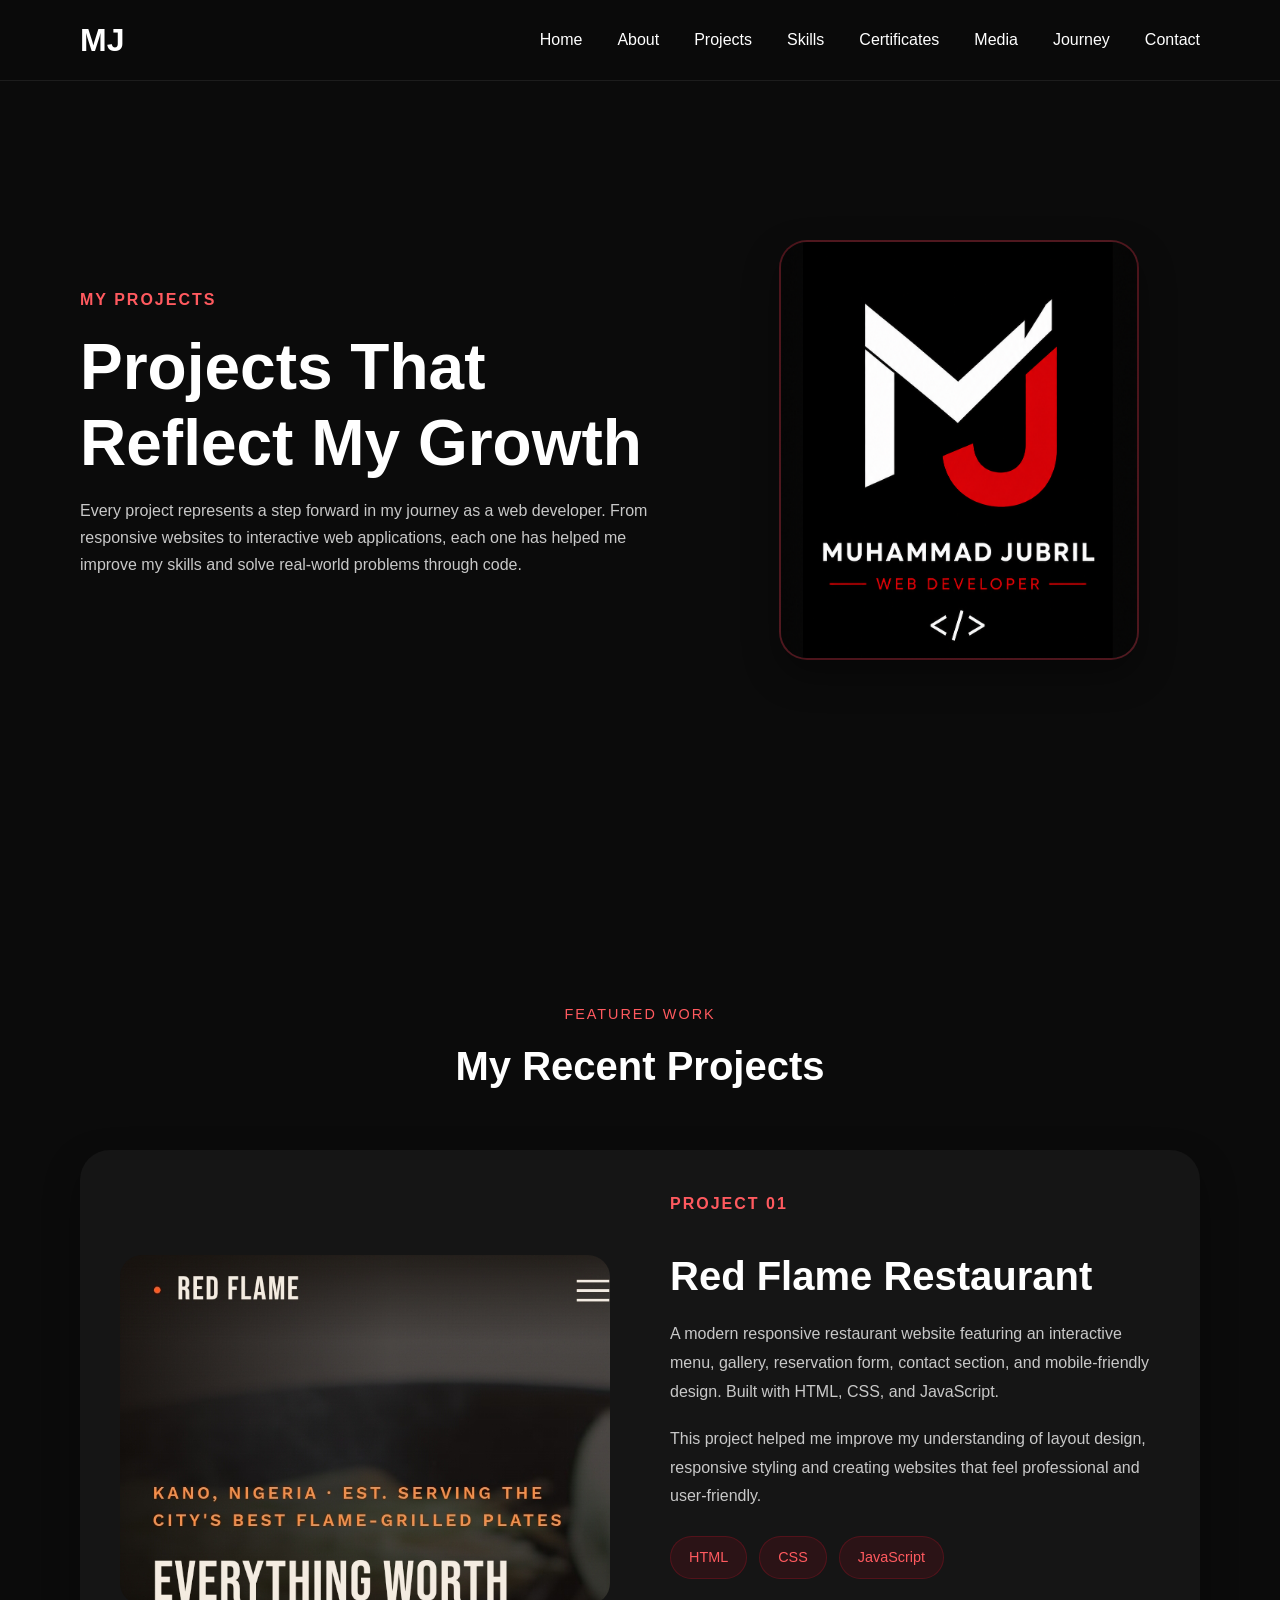
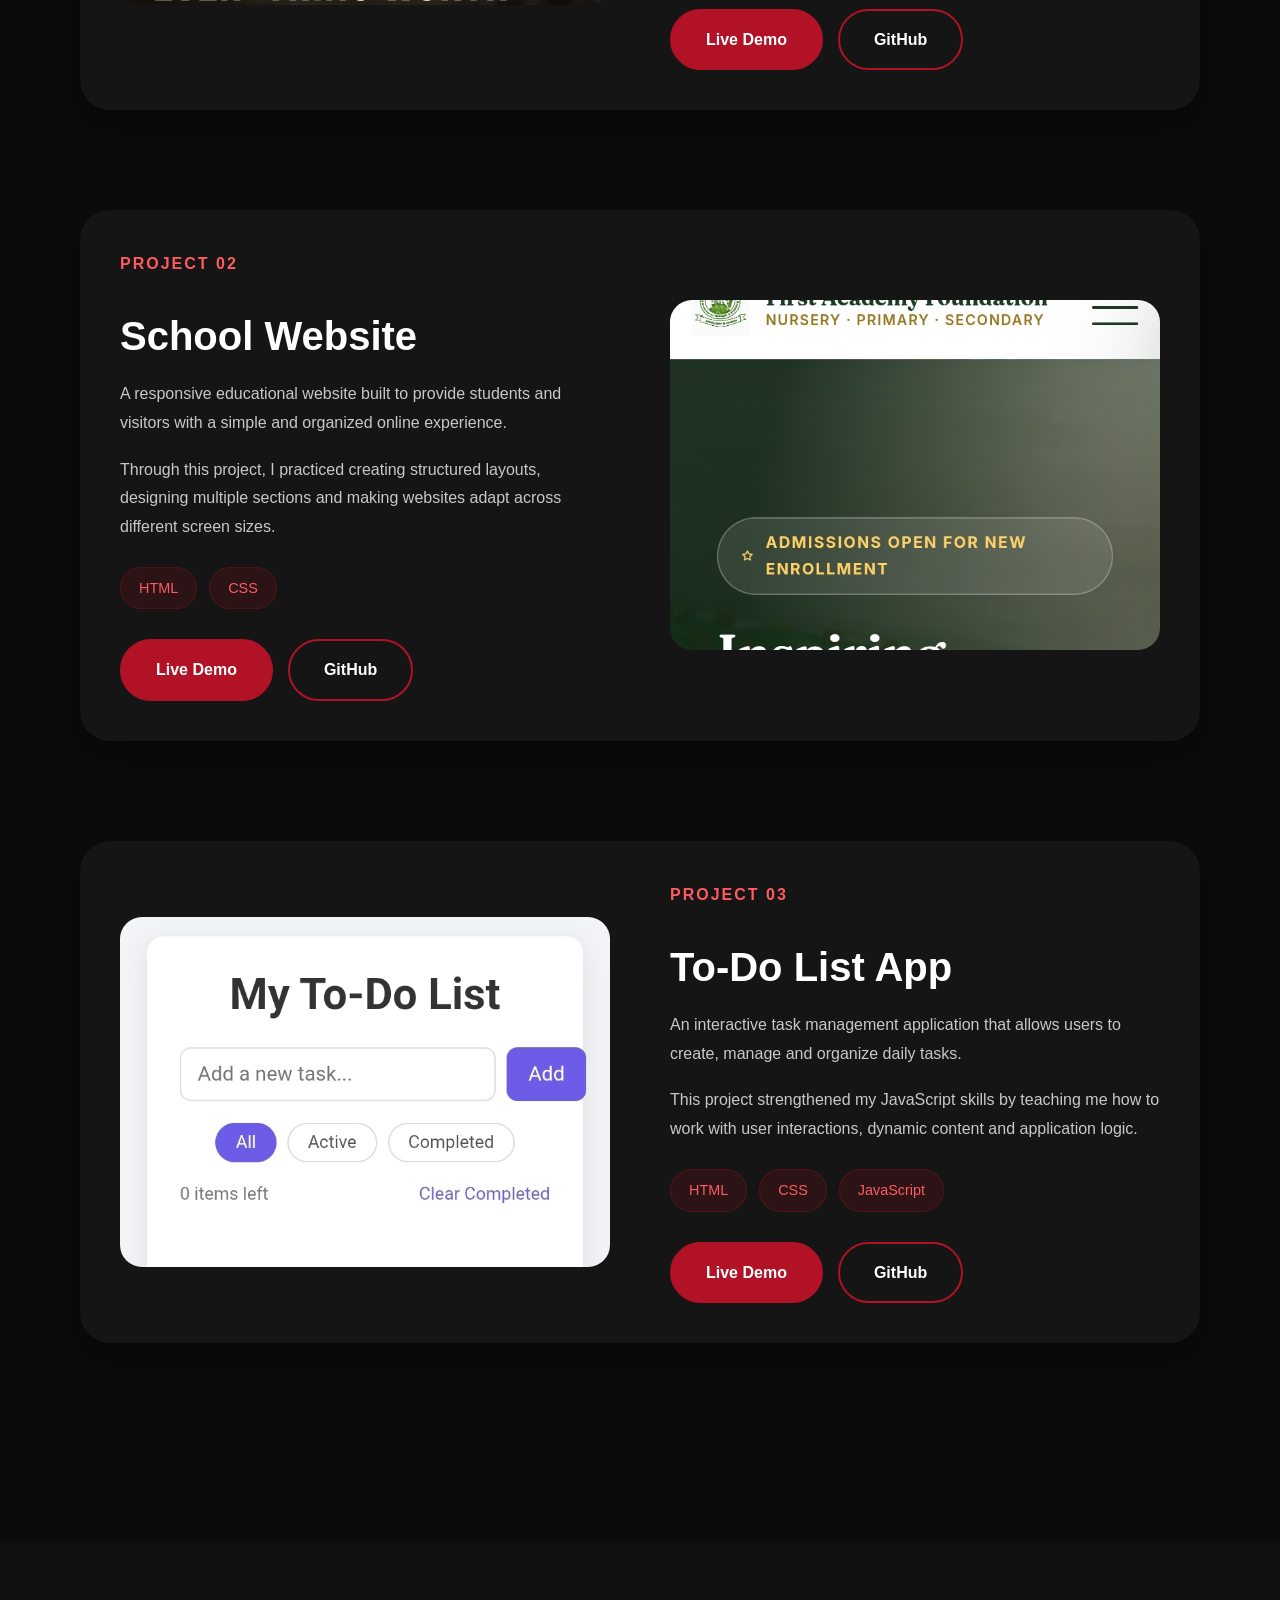
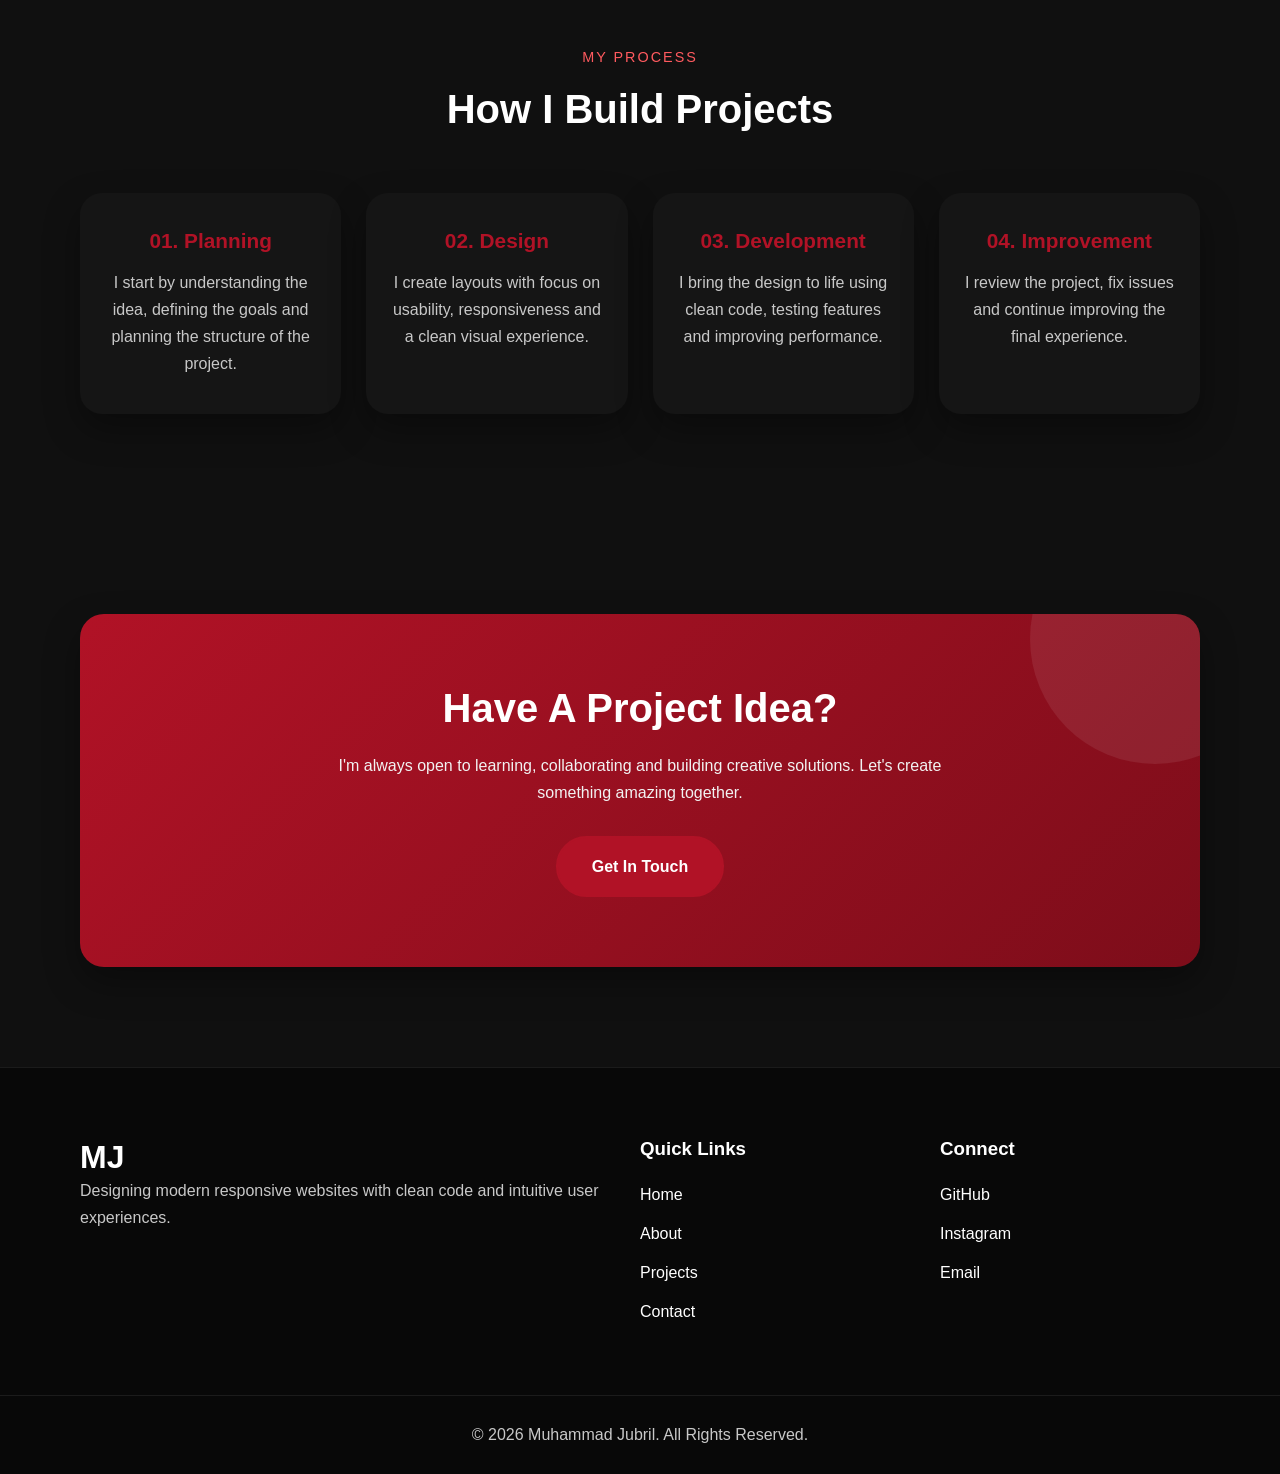
<file: projects.html>
<!DOCTYPE html>
<html lang="en">

<head>

    <meta charset="UTF-8">

    <meta name="viewport"
        content="width=device-width, initial-scale=1.0">

    <meta name="description"
        content="Projects by Muhammad Jubril">

    <title>Projects | Muhammad Jubril</title>

    <link rel="icon"
        href="images/favicon.png"
        type="image/png">

    <link rel="stylesheet"
        href="css/style.css">

</head>

<body>

<header class="header">

    <div class="container">

        <nav class="navbar">

            <a href="index.html" class="logo">

                MJ

            </a>

            <ul class="nav-links">

                <li><a href="index.html">Home</a></li>

                <li><a href="about.html">About</a></li>

                <li><a href="projects.html" class="active">Projects</a></li>

                <li><a href="skills.html">Skills</a></li>

                <li><a href="certificates.html">Certificates</a></li>

                <li><a href="media.html">Media</a></li>

                <li><a href="journey.html">Journey</a></li>

                <li><a href="contact.html">Contact</a></li>

            </ul>

            <button class="menu-btn" aria-label="Toggle Menu">

                <span></span>
                <span></span>
                <span></span>

            </button>

        </nav>

    </div>

</header>

<main>

<section class="hero">

<div class="container hero-container">

<div class="hero-content">

<span class="section-tag">

My Projects

</span>

<h1>

Projects That Reflect My Growth

</h1>

<p class="hero-description">

Every project represents a step forward in my journey as a web developer. From responsive websites to interactive web applications, each one has helped me improve my skills and solve real-world problems through code.

</p>

</div>

<div class="hero-image">

<div class="profile-card">

<img src="images/projects-banner.jpg"

alt="Projects">

</div>

</div>

</div>

</section>
<!-- =========================
                PROJECT SHOWCASE
        ========================== -->

        <section class="project-showcase">

            <div class="container">

                <div class="section-title">

                    <span>Featured Work</span>

                    <h2>My Recent Projects</h2>

                </div>


                <!-- PROJECT 1 -->

                <article class="project-detail">

                    <div class="project-detail-image">

                        <img src="images/red-flame.jpg"
                        alt="Red Flame Restaurant Website">

                    </div>


                    <div class="project-detail-content">

                        <span class="section-tag">

                            Project 01

                        </span>

                        <h2>

                            Red Flame Restaurant

                        </h2>

                        <p>

                            A modern responsive restaurant website featuring an interactive menu, gallery, reservation form, contact section, and mobile-friendly design. Built with HTML, CSS, and JavaScript.

                        </p>

                        <p>

                            This project helped me improve my understanding of
                            layout design, responsive styling and creating
                            websites that feel professional and user-friendly.

                        </p>


                        <div class="project-tech">

                            <span>HTML</span>

                            <span>CSS</span>

                            <span>JavaScript</span>

                        </div>


                        <div class="project-buttons">

                            <a href="https://red-flame-restaurant.vercel.app/" target="_blank" rel="noopener" class="btn">

                                Live Demo

                            </a>

                            <a href="https://github.com/muhammad-jubril/red-flame-restaurant" target="_blank" rel="noopener" class="btn btn-outline">

                                GitHub

                            </a>

                        </div>

                    </div>

                </article>



                <!-- PROJECT 2 -->

                <article class="project-detail reverse">

                    <div class="project-detail-image">

                        <img src="images/school.jpg"
                        alt="School Website">

                    </div>


                    <div class="project-detail-content">

                        <span class="section-tag">

                            Project 02

                        </span>

                        <h2>

                            School Website

                        </h2>

                        <p>

                            A responsive educational website built to provide
                            students and visitors with a simple and organized
                            online experience.

                        </p>

                        <p>

                            Through this project, I practiced creating
                            structured layouts, designing multiple sections and
                            making websites adapt across different screen sizes.

                        </p>


                        <div class="project-tech">

                            <span>HTML</span>

                            <span>CSS</span>

                        </div>


                        <div class="project-buttons">

                            <a href="https://first-academy-foundation.vercel.app/" target="_blank" rel="noopener" class="btn">

                                Live Demo

                            </a>

                            <a href="https://github.com/muhammad-jubril/first-academy-foundation" target="_blank" rel="noopener" class="btn btn-outline">

                                GitHub

                            </a>

                        </div>

                    </div>

                </article>



                <!-- PROJECT 3 -->

                <article class="project-detail">

                    <div class="project-detail-image">

                        <img src="images/todo.jpg"
                        alt="To Do List Application">

                    </div>


                    <div class="project-detail-content">

                        <span class="section-tag">

                            Project 03

                        </span>

                        <h2>

                            To-Do List App

                        </h2>

                        <p>

                            An interactive task management application that
                            allows users to create, manage and organize daily
                            tasks.

                        </p>

                        <p>

                            This project strengthened my JavaScript skills by
                            teaching me how to work with user interactions,
                            dynamic content and application logic.

                        </p>


                        <div class="project-tech">

                            <span>HTML</span>

                            <span>CSS</span>

                            <span>JavaScript</span>

                        </div>


                        <div class="project-buttons">

                            <a href="https://to-do-list-app-eight-mauve.vercel.app/" target="_blank" rel="noopener" class="btn">

                                Live Demo

                            </a>

                            <a href="https://github.com/muhammad-jubril/To-do-list-app" target="_blank" rel="noopener" class="btn btn-outline">

                                GitHub

                            </a>

                        </div>

                    </div>

                </article>


            </div>

        </section>
        <!-- =========================
            DEVELOPMENT PROCESS
        ========================== -->

        <section class="process">

            <div class="container">

                <div class="section-title">

                    <span>My Process</span>

                    <h2>How I Build Projects</h2>

                </div>


                <div class="process-grid">


                    <div class="process-card">

                        <h3>01. Planning</h3>

                        <p>

                            I start by understanding the idea, defining the
                            goals and planning the structure of the project.

                        </p>

                    </div>


                    <div class="process-card">

                        <h3>02. Design</h3>

                        <p>

                            I create layouts with focus on usability,
                            responsiveness and a clean visual experience.

                        </p>

                    </div>


                    <div class="process-card">

                        <h3>03. Development</h3>

                        <p>

                            I bring the design to life using clean code,
                            testing features and improving performance.

                        </p>

                    </div>


                    <div class="process-card">

                        <h3>04. Improvement</h3>

                        <p>

                            I review the project, fix issues and continue
                            improving the final experience.

                        </p>

                    </div>


                </div>

            </div>

        </section>




        <!-- =========================
                CTA SECTION
        ========================== -->

        <section class="contact-cta">

            <div class="container">

                <div class="cta-box">

                    <h2>

                        Have A Project Idea?

                    </h2>


                    <p>

                        I'm always open to learning, collaborating and
                        building creative solutions. Let's create something
                        amazing together.

                    </p>


                    <a href="contact.html" class="btn">

                        Get In Touch

                    </a>


                </div>

            </div>

        </section>


</main>



<!-- =========================
            FOOTER
========================== -->

<footer class="footer">


<div class="container footer-container">


<div>

<h2 class="logo">

MJ

</h2>


<p>

Designing modern responsive websites with clean code and
intuitive user experiences.

</p>

</div>



<div>

<h3>

Quick Links

</h3>


<ul>

<li>
<a href="index.html">Home</a>
</li>


<li>
<a href="about.html">About</a>
</li>


<li>
<a href="projects.html">Projects</a>
</li>


<li>
<a href="contact.html">Contact</a>
</li>

</ul>


</div>




<div>

<h3>

Connect

</h3>


<ul>

<li>
<a href="https://github.com/muhammad-jubril" target="_blank" rel="noopener">GitHub</a>
</li>


<li>
<a href="https://www.instagram.com/muhammad_.jubril?igsh=MW5jYTV4ZWEyenNybQ==" target="_blank" rel="noopener">Instagram</a>
</li>


<li>
<a href="mailto:muhammadjubril9000@gmail.com">Email</a>
</li>


</ul>


</div>


</div>



<div class="footer-bottom">

<p>

© 2026 Muhammad Jubril. All Rights Reserved.

</p>

</div>


</footer>



<script src="js/script.js"></script>


</body>

</html>
</file>
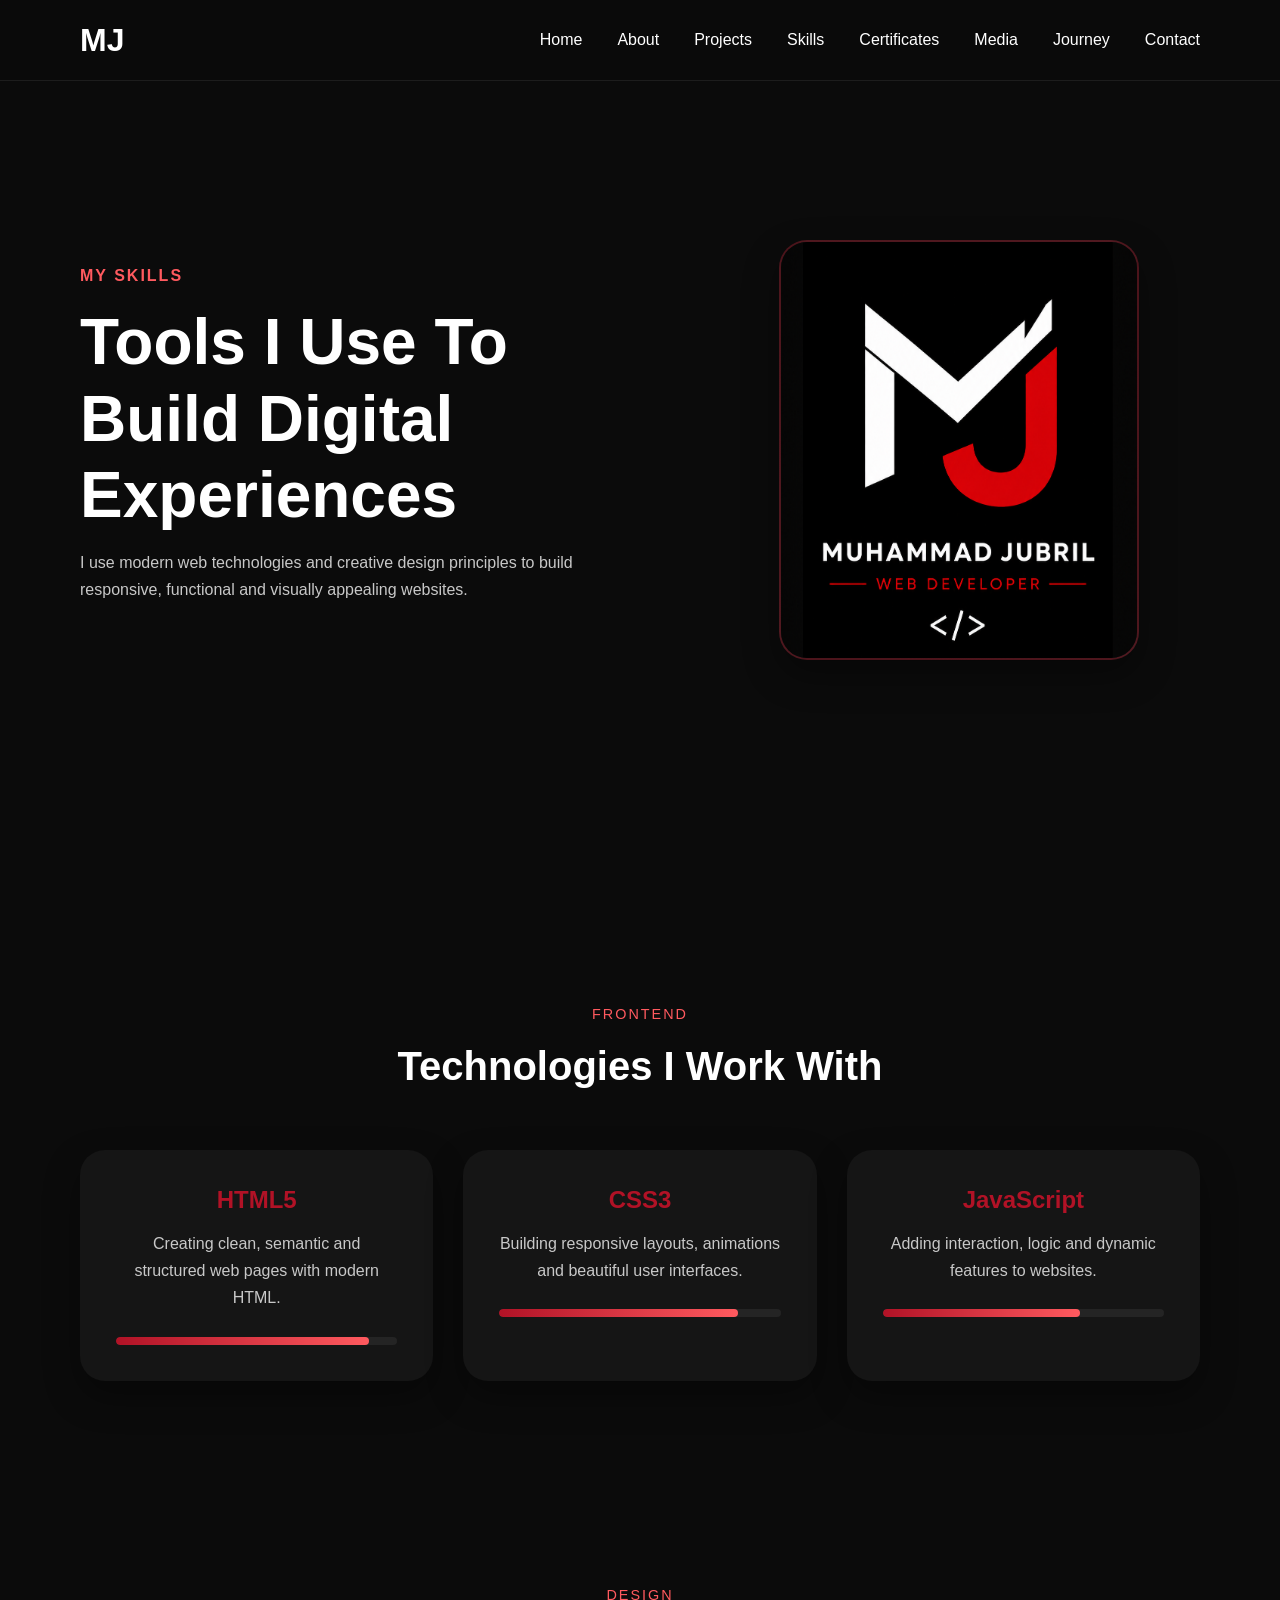
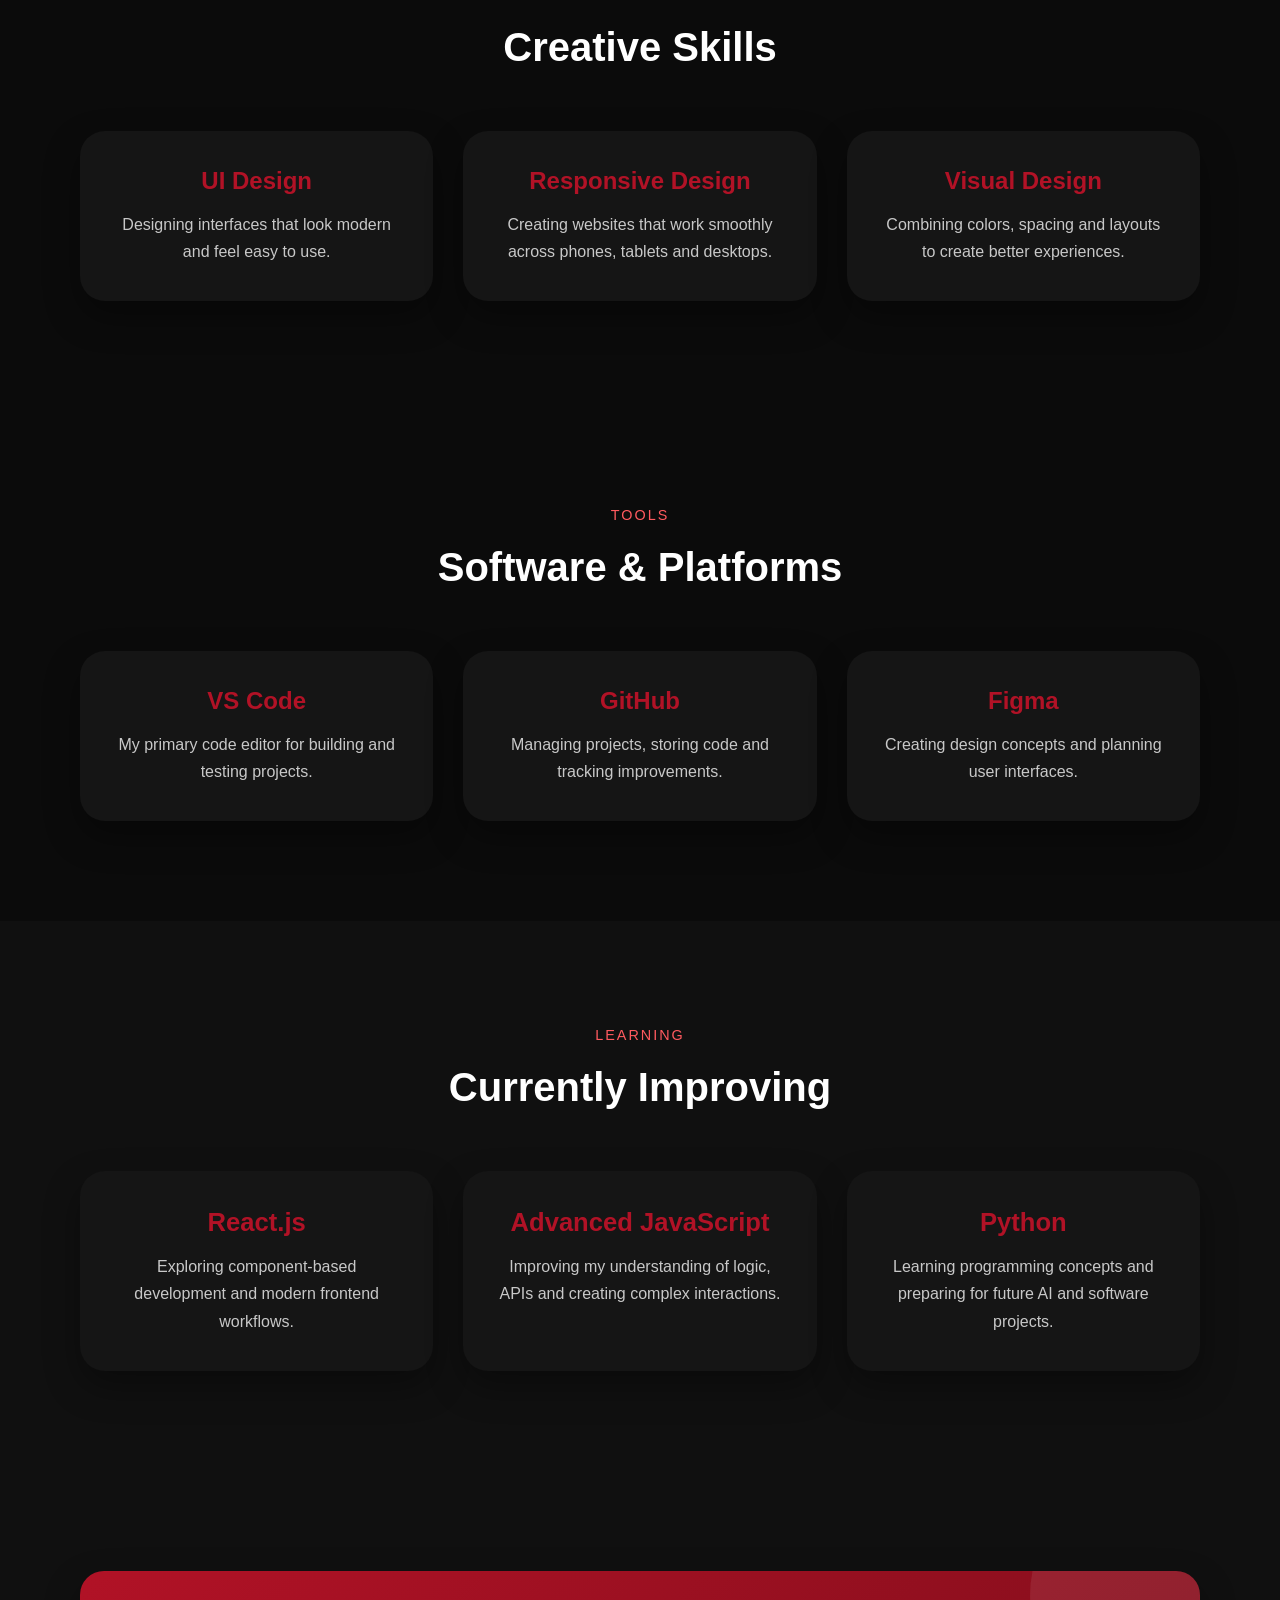
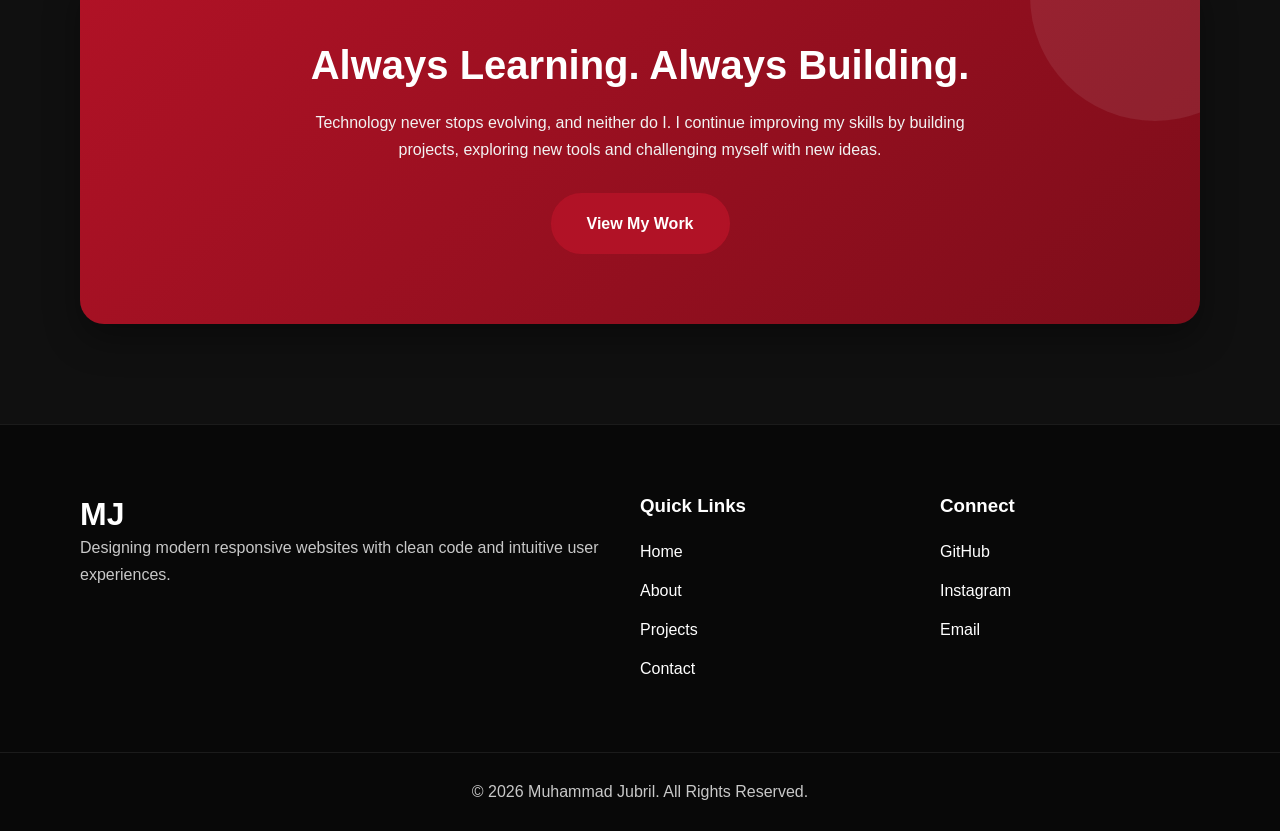
<file: skills.html>
<!DOCTYPE html>
<html lang="en">

<head>

    <meta charset="UTF-8">

    <meta name="viewport"
    content="width=device-width, initial-scale=1.0">

    <meta name="description"
    content="Skills and technologies of Muhammad Jubril">

    <title>Skills | Muhammad Jubril</title>

    <link rel="icon" href="images/favicon.png" type="image/png">

    <link rel="stylesheet" href="css/style.css">

</head>


<body>


<header class="header">

<div class="container">

<nav class="navbar">


<a href="index.html" class="logo">

MJ

</a>


<ul class="nav-links">

<li>
<a href="index.html">Home</a>
</li>

<li>
<a href="about.html">About</a>
</li>

<li>
<a href="projects.html">Projects</a>
</li>

<li>
<a href="skills.html" class="active">Skills</a>
</li>

<li>
<a href="certificates.html">Certificates</a>
</li>

<li>
<a href="media.html">Media</a>
</li>

<li>
<a href="journey.html">Journey</a>
</li>

<li>
<a href="contact.html">Contact</a>
</li>

</ul>



<button class="menu-btn" aria-label="Toggle Menu">

<span></span>
<span></span>
<span></span>

</button>


</nav>

</div>

</header>




<main>


<section class="hero">


<div class="container hero-container">


<div class="hero-content">


<span class="section-tag">

MY SKILLS

</span>


<h1>

Tools I Use To Build Digital Experiences

</h1>


<p class="hero-description">

I use modern web technologies and creative design principles to build responsive, functional and visually appealing websites.

</p>


</div>



<div class="hero-image">


<div class="profile-card">

<img src="images/skills.jpg"
alt="Skills">

</div>


</div>


</div>


</section>
<!-- =========================
                FRONTEND SKILLS
        ========================== -->


<section class="skills-section">


<div class="container">


<div class="section-title">

<span>
Frontend
</span>

<h2>
Technologies I Work With
</h2>

</div>



<div class="skills-grid">



<div class="skill-card">

<h3>
HTML5
</h3>

<p>
Creating clean, semantic and structured web pages with modern HTML.
</p>

<div class="skill-level">

<span style="width:90%"></span>

</div>

</div>




<div class="skill-card">

<h3>
CSS3
</h3>

<p>
Building responsive layouts, animations and beautiful user interfaces.
</p>

<div class="skill-level">

<span style="width:85%"></span>

</div>

</div>




<div class="skill-card">

<h3>
JavaScript
</h3>

<p>
Adding interaction, logic and dynamic features to websites.
</p>

<div class="skill-level">

<span style="width:70%"></span>

</div>

</div>



</div>


</div>


</section>




<!-- =========================
        DESIGN SKILLS
========================== -->


<section class="design-skills">


<div class="container">


<div class="section-title">

<span>
Design
</span>

<h2>
Creative Skills
</h2>

</div>



<div class="skills-grid">



<div class="skill-card">

<h3>
UI Design
</h3>

<p>
Designing interfaces that look modern and feel easy to use.
</p>

</div>



<div class="skill-card">

<h3>
Responsive Design
</h3>

<p>
Creating websites that work smoothly across phones, tablets and desktops.
</p>

</div>



<div class="skill-card">

<h3>
Visual Design
</h3>

<p>
Combining colors, spacing and layouts to create better experiences.
</p>

</div>



</div>


</div>


</section>




<!-- =========================
        TOOLS
========================== -->


<section class="tools-section">


<div class="container">


<div class="section-title">

<span>
Tools
</span>

<h2>
Software & Platforms
</h2>

</div>



<div class="skills-grid">



<div class="skill-card">

<h3>
VS Code
</h3>

<p>
My primary code editor for building and testing projects.
</p>

</div>



<div class="skill-card">

<h3>
GitHub
</h3>

<p>
Managing projects, storing code and tracking improvements.
</p>

</div>



<div class="skill-card">

<h3>
Figma
</h3>

<p>
Creating design concepts and planning user interfaces.
</p>

</div>



</div>


</div>


</section>
<!-- =========================
        CURRENT LEARNING
========================== -->


<section class="learning-section">


<div class="container">


<div class="section-title">

<span>
Learning
</span>

<h2>
Currently Improving
</h2>

</div>



<div class="skills-grid">



<div class="skill-card">

<h3>
React.js
</h3>

<p>

Exploring component-based development and modern frontend workflows.

</p>

</div>




<div class="skill-card">

<h3>
Advanced JavaScript
</h3>

<p>

Improving my understanding of logic, APIs and creating complex interactions.

</p>

</div>




<div class="skill-card">

<h3>
Python
</h3>

<p>

Learning programming concepts and preparing for future AI and software projects.

</p>

</div>



</div>


</div>


</section>





<!-- =========================
        GROWTH SECTION
========================== -->


<section class="contact-cta">


<div class="container">


<div class="cta-box">


<h2>

Always Learning. Always Building.

</h2>


<p>

Technology never stops evolving, and neither do I. I continue improving my skills by building projects, exploring new tools and challenging myself with new ideas.

</p>


<a href="projects.html" class="btn">

View My Work

</a>


</div>


</div>


</section>



</main>




<!-- =========================
            FOOTER
========================== -->


<footer class="footer">


<div class="container footer-container">


<div>


<h2 class="logo">

MJ

</h2>


<p>

Designing modern responsive websites with clean code and intuitive user experiences.

</p>


</div>




<div>


<h3>
Quick Links
</h3>


<ul>


<li>
<a href="index.html">
Home
</a>
</li>


<li>
<a href="about.html">
About
</a>
</li>


<li>
<a href="projects.html">
Projects
</a>
</li>


<li>
<a href="contact.html">
Contact
</a>
</li>


</ul>


</div>




<div>


<h3>
Connect
</h3>


<ul>


<li>
<a href="https://github.com/muhammad-jubril" target="_blank" rel="noopener">
GitHub
</a>
</li>


<li>
<a href="https://www.instagram.com/muhammad_.jubril?igsh=MW5jYTV4ZWEyenNybQ==" target="_blank" rel="noopener">
Instagram
</a>
</li>


<li>
<a href="mailto:muhammadjubril9000@gmail.com">
Email
</a>
</li>


</ul>


</div>



</div>



<div class="footer-bottom">


<p>

© 2026 Muhammad Jubril. All Rights Reserved.

</p>


</div>



</footer>




<script src="js/script.js"></script>


</body>

</html>
</file>
<file: css/style.css>
/*==================================================
                    RESET
==================================================*/

*{
    margin:0;
    padding:0;
    box-sizing:border-box;
}

html{
    scroll-behavior:smooth;
    overflow-x:hidden;
}

body{
    font-family:Arial, Helvetica, sans-serif;
    background:#0b0b0b;
    color:#ffffff;
    line-height:1.7;
    overflow-x:hidden;
}

/*==================================================
                ROOT VARIABLES
==================================================*/

:root{

    --primary:#b11226;
    --secondary:#ff5a5f;
    --accent:#ffb347;

    --bg:#0b0b0b;
    --surface:#151515;
    --surface-light:#1d1d1d;

    --text:#ffffff;
    --text-light:#c8c8c8;

    --border:rgba(255,255,255,.08);

    --shadow:0 15px 35px rgba(0,0,0,.35);

    --radius:18px;

    --transition:.35s ease;

}

/*==================================================
                GLOBAL
==================================================*/

.container{

    width:min(1120px,90%);
    margin:auto;

}

section{

    padding:100px 0;

}

img{

    width:100%;
    display:block;

}

a{

    text-decoration:none;
    color:inherit;

}

ul{

    list-style:none;

}

h1,h2,h3{

    line-height:1.2;

}

p{

    color:var(--text-light);

}

.section-tag{

    display:inline-block;

    color:var(--secondary);

    font-weight:bold;

    text-transform:uppercase;

    letter-spacing:2px;

    margin-bottom:15px;

}

.section-title{

    text-align:center;

    margin-bottom:60px;

}

.section-title span{

    color:var(--secondary);

    text-transform:uppercase;

    letter-spacing:2px;

    font-size:.9rem;

}

.section-title h2{

    margin-top:15px;

    font-size:2.5rem;

}

/*==================================================
                    BUTTONS
==================================================*/

.btn{

    display:inline-block;

    padding:15px 34px;

    background:var(--primary);

    border:2px solid var(--primary);

    border-radius:50px;

    color:#fff;

    font-weight:bold;

    transition:var(--transition);

}

.btn:hover{

    background:transparent;

    transform:translateY(-5px);

}

.btn-outline{

    background:transparent;

}

.btn-outline:hover{

    background:var(--primary);

}

/*==================================================
                    HEADER
==================================================*/

.header{

    position:fixed;

    top:0;
    left:0;

    width:100%;

    background:rgba(11,11,11,.94);

    -webkit-backdrop-filter:blur(12px);

    backdrop-filter:blur(12px);

    border-bottom:1px solid var(--border);

    z-index:1000;

    -webkit-transform:translateZ(0);

    transform:translateZ(0);

    -webkit-backface-visibility:hidden;

    backface-visibility:hidden;

}

.navbar{

    height:80px;

    display:flex;

    justify-content:space-between;

    align-items:center;

}

.logo{

    font-size:2rem;

    font-weight:bold;

    color:#fff;

}

.logo span{

    color:var(--primary);

}

.nav-links{

    display:flex;

    gap:35px;

}

.nav-links a{

    position:relative;

    transition:var(--transition);

}

.nav-links a:hover,

.nav-links a.active{

    color:var(--secondary);

}

.nav-links a::after{

    content:"";

    position:absolute;

    left:0;

    bottom:-8px;

    width:0;

    height:2px;

    background:var(--primary);

    transition:var(--transition);

}

.nav-links a:hover::after,

.nav-links a.active::after{

    width:100%;

}

/*==================================================
            HAMBURGER MENU
==================================================*/

.menu-btn{

    width:34px;

    height:26px;

    display:none;

    flex-direction:column;

    justify-content:space-between;

    cursor:pointer;

    background:none;

    border:none;

}

.menu-btn span{

    width:100%;

    height:3px;

    border-radius:20px;

    background:#fff;

    transition:.35s;

}

.menu-btn.active span:nth-child(1){

    transform:translateY(11px) rotate(45deg);

}

.menu-btn.active span:nth-child(2){

    opacity:0;

}

.menu-btn.active span:nth-child(3){

    transform:translateY(-11px) rotate(-45deg);

}

/*==================================================
                    HERO
==================================================*/

.hero{

    min-height:100vh;

    display:flex;

    align-items:center;

}

.hero-container{

    display:grid;

    grid-template-columns:1.2fr 1fr;

    gap:60px;

    align-items:center;

}

.hero-subtitle{

    color:var(--secondary);

    text-transform:uppercase;

    letter-spacing:2px;

    margin-bottom:20px;

}

.hero h1{

    font-size:4rem;

    margin-bottom:15px;

}

.hero h1 span{

    color:var(--primary);

}

.hero h2{

    color:var(--accent);

    font-size:2rem;

    min-height:50px;

    margin-bottom:25px;

}

.hero-description{

    max-width:600px;

    margin-bottom:35px;

}

.hero-buttons{

    display:flex;

    gap:20px;

    flex-wrap:wrap;

}
/*==================================================
                   PROFILE CARD
==================================================*/

.hero-image{

    display:flex;

    justify-content:center;

    align-items:center;

}

.profile-card{

    width:360px;

    height:420px;

    background:linear-gradient(
        145deg,
        var(--surface),
        var(--surface-light)
    );

    border:2px solid rgba(177,18,38,.35);

    border-radius:28px;

    overflow:hidden;

    box-shadow:var(--shadow);

    transition:var(--transition);

    animation:float 5s ease-in-out infinite;

}

.profile-card:hover{

    transform:translateY(-10px);

    border-color:var(--primary);

}

.profile-card img{

    width:100%;

    height:100%;

    object-fit:cover;

}


/*==================================================
                    STATS
==================================================*/

.stats{

    background:#101010;

}

.stats-grid{

    display:grid;

    grid-template-columns:repeat(4,1fr);

    gap:25px;

}

.stat-card{

    background:var(--surface);

    padding:35px 25px;

    border-radius:var(--radius);

    text-align:center;

    transition:var(--transition);

    border:1px solid transparent;

}

.stat-card:hover{

    transform:translateY(-8px);

    border-color:var(--primary);

}

.stat-card h2{

    font-size:2.8rem;

    color:var(--primary);

    margin-bottom:10px;

}

.stat-card p{

    color:var(--text-light);

}


/*==================================================
                ABOUT SECTION
==================================================*/

.about-preview{

    background:var(--bg);

}

.about-container{

    display:grid;

    grid-template-columns:1fr 1.1fr;

    gap:60px;

    align-items:center;

}

.about-image img{

    border-radius:24px;

    box-shadow:var(--shadow);

}

.about-content h2{

    font-size:2.6rem;

    margin-bottom:25px;

}

.about-content p{

    margin-bottom:20px;

}


/*==================================================
                PROJECTS
==================================================*/

.projects-preview{

    background:#101010;

}

.projects-grid{

    display:grid;

    grid-template-columns:repeat(3,1fr);

    gap:30px;

}

.project-card{

    background:var(--surface);

    border-radius:22px;

    overflow:hidden;

    transition:var(--transition);

    box-shadow:var(--shadow);

}

.project-card:hover{

    transform:translateY(-10px);

}

.project-card img{

    height:220px;

    object-fit:cover;

    transition:.4s;

}

.project-card:hover img{

    transform:scale(1.05);

}

.project-content{

    padding:28px;

}

.project-content h3{

    margin-bottom:15px;

    font-size:1.4rem;

}

.project-content p{

    margin-bottom:20px;

}

.project-tags{

    display:flex;

    flex-wrap:wrap;

    gap:10px;

    margin-bottom:20px;

}

.project-tags span{

    background:rgba(177,18,38,.15);

    color:var(--secondary);

    padding:8px 16px;

    border-radius:30px;

    font-size:.85rem;

}

.project-links{

    display:flex;

    justify-content:space-between;

    margin-top:10px;

}

.project-links a{

    color:var(--text);

    font-weight:bold;

    transition:var(--transition);

}

.project-links a:hover{

    color:var(--secondary);

}

.section-button{

    text-align:center;

    margin-top:60px;

}


/*==================================================
                ANIMATION
==================================================*/

@keyframes float{

    0%{

        transform:translateY(0);

    }

    50%{

        transform:translateY(-12px);

    }

    100%{

        transform:translateY(0);

    }

}
/*==================================================
                    SKILLS
==================================================*/

.skills-preview{

    background:var(--bg);

}

.skills-grid{

    display:grid;

    grid-template-columns:repeat(3,1fr);

    gap:30px;

}

.skill-card{

    background:var(--surface);

    padding:35px;

    border-radius:var(--radius);

    text-align:center;

    transition:var(--transition);

    box-shadow:var(--shadow);

}

.skill-card:hover{

    transform:translateY(-10px);

    border:1px solid var(--primary);

}

.skill-card h3{

    color:var(--primary);

    margin-bottom:15px;

}

.skill-card p{

    color:var(--text-light);

}



/*==================================================
                CERTIFICATES
==================================================*/

.certificate-preview{

    background:#101010;

}

.certificate-container{

    display:grid;

    grid-template-columns:1.1fr 1fr;

    gap:60px;

    align-items:center;

}

.certificate-image img{

    border-radius:20px;

    box-shadow:var(--shadow);

}

.certificate-content h2{

    font-size:2.5rem;

    margin:20px 0;

}

.certificate-content p{

    margin-bottom:30px;

}



/*==================================================
                MEDIA
==================================================*/

.media-preview{

    background:var(--bg);

}

.media-grid{

    display:grid;

    grid-template-columns:repeat(3,1fr);

    gap:30px;

}

.media-card{

    background:var(--surface);

    border-radius:20px;

    padding:25px;

    box-shadow:var(--shadow);

}

.media-card h3{

    margin-bottom:20px;

    color:var(--primary);

}

.media-card video,

.media-card audio,

.media-card iframe{

    width:100%;

    border:none;

    border-radius:12px;

}

.media-card iframe{

    aspect-ratio:16/9;

}



/*==================================================
                CONTACT CTA
==================================================*/

.contact-cta{

    background:#101010;

}

.cta-box{

    background:linear-gradient(
        135deg,
        var(--primary),
        #7d0d1a
    );

    padding:70px 40px;

    border-radius:24px;

    text-align:center;

    box-shadow:var(--shadow);

}

.cta-box h2{

    font-size:2.5rem;

    margin-bottom:20px;

}

.cta-box p{

    max-width:650px;

    margin:0 auto 30px;

    color:#f2f2f2;

}



/*==================================================
                    FOOTER
==================================================*/

.footer{

    background:#080808;

    border-top:1px solid var(--border);

}

.footer-container{

    display:grid;

    grid-template-columns:2fr 1fr 1fr;

    gap:40px;

    padding:70px 0;

}

.footer h3{

    margin-bottom:20px;

}

.footer ul{

    display:flex;

    flex-direction:column;

    gap:12px;

}

.footer a{

    transition:var(--transition);

}

.footer a:hover{

    color:var(--secondary);

}

.footer-bottom{

    text-align:center;

    padding:25px 0;

    border-top:1px solid var(--border);

}



/*==================================================
                RESPONSIVE
==================================================*/

@media(max-width:992px){

.hero-container,

.about-container,

.certificate-container{

    grid-template-columns:1fr;

    text-align:center;

}

.hero-image{

    order:-1;

}

.projects-grid,

.skills-grid,

.media-grid{

    grid-template-columns:repeat(2,1fr);

}

.stats-grid{

    grid-template-columns:repeat(2,1fr);

}

.footer-container{

    grid-template-columns:1fr;

    text-align:center;

}

}



@media(max-width:768px){

.menu-btn{

    display:flex;

}

.nav-links{

    position:fixed;

    top:80px;

    right:-100%;

    width:280px;

    height:calc(100vh - 80px);

    background:#111;

    flex-direction:column;

    justify-content:flex-start;

    align-items:center;

    padding-top:50px;

    gap:30px;

    transition:.35s ease;

    border-left:1px solid var(--border);

}

.nav-links.active{

    right:0;

}

.hero{

    padding-top:120px;

}

.hero h1{

    font-size:2.8rem;

}

.hero h2{

    font-size:1.6rem;

}

.hero-buttons{

    justify-content:center;

}

.profile-card{

    width:280px;

    height:340px;

}

.projects-grid,

.skills-grid,

.media-grid,

.stats-grid{

    grid-template-columns:1fr;

}

.section-title h2,

.about-content h2,

.certificate-content h2,

.cta-box h2{

    font-size:2rem;

}

.btn{

    width:100%;

    text-align:center;

}

.project-links{

    flex-direction:column;

    gap:12px;

    align-items:flex-start;

}
.goals-grid{

    grid-template-columns:1fr;

}

.story-card,
.timeline-card{

    padding:30px 22px;

}
}



@media(max-width:480px){

section{

    padding:70px 0;

}

.container{

    width:92%;

}

.logo{

    font-size:1.7rem;

}

.hero h1{

    font-size:2.2rem;

}

.hero h2{

    font-size:1.3rem;

}

.hero-description{

    font-size:.95rem;

}

.profile-card{

    width:230px;

    height:290px;

}

.cta-box{

    padding:50px 25px;

}

}
/*==========================================
            SCROLL ANIMATION
==========================================*/

.stat-card,
.project-card,
.skill-card,
.media-card{

    opacity:0;

    transform:translateY(40px);

    transition:.7s ease;

}

.stat-card.show,
.project-card.show,
.skill-card.show,
.media-card.show{

    opacity:1;

    transform:translateY(0);

}
/*==================================================
                ABOUT PAGE
==================================================*/

.about-story,
.education,
.goals,
.values,
.tech-stack{

    padding:100px 0;

}

.story-card,
.timeline-card{

    max-width:900px;

    margin:auto;

    background:var(--surface);

    padding:40px;

    border-radius:24px;

    box-shadow:var(--shadow);

}

.story-card p{

    margin-bottom:20px;

}

.story-card p:last-child{

    margin-bottom:0;

}

.timeline-card{

    text-align:center;

}

.timeline-card h3{

    color:var(--primary);

    margin-bottom:10px;

    font-size:2rem;

}

.timeline-card h4{

    color:var(--secondary);

    margin-bottom:20px;

    font-weight:normal;

}

.goals-grid{

    display:grid;

    grid-template-columns:repeat(3,1fr);

    gap:30px;

}

.goal-card{

    background:var(--surface);

    padding:35px;

    border-radius:20px;

    text-align:center;

    transition:var(--transition);

    box-shadow:var(--shadow);

}

.goal-card:hover{

    transform:translateY(-10px);

    border:1px solid var(--primary);

}

.goal-card h3{

    color:var(--primary);

    margin-bottom:15px;

}
/*==================================================
            PROJECTS PAGE
==================================================*/


.project-showcase{

    padding:100px 0;

    background:var(--bg);

}


.project-detail{

    display:grid;

    grid-template-columns:1fr 1fr;

    gap:60px;

    align-items:center;

    margin-bottom:100px;

    background:var(--surface);

    padding:40px;

    border-radius:30px;

    box-shadow:var(--shadow);

}


.project-detail.reverse{

    direction:rtl;

}


.project-detail.reverse .project-detail-content{

    direction:ltr;

}



.project-detail-image{

    overflow:hidden;

    border-radius:22px;

}


.project-detail-image img{

    width:100%;

    height:350px;

    object-fit:cover;

    transition:.5s ease;

}


.project-detail:hover 
.project-detail-image img{

    transform:scale(1.05);

}




.project-detail-content h2{

    font-size:2.5rem;

    margin:20px 0;

}



.project-detail-content p{

    color:var(--text-light);

    margin-bottom:18px;

    line-height:1.8;

}




/* PROJECT TECHNOLOGY TAGS */

.project-tech{

    display:flex;

    flex-wrap:wrap;

    gap:12px;

    margin:25px 0;

}


.project-tech span{

    background:rgba(177,18,38,.15);

    color:var(--secondary);

    padding:8px 18px;

    border-radius:50px;

    font-size:.9rem;

    border:1px solid rgba(177,18,38,.3);

}




/* PROJECT BUTTONS */

.project-buttons{

    display:flex;

    gap:15px;

    margin-top:30px;

}


.btn-outline{

    background:transparent;

    border:2px solid var(--primary);

    color:var(--text);

}


.btn-outline:hover{

    background:var(--primary);

    color:white;

}
/*==================================================
            DEVELOPMENT PROCESS
==================================================*/


.process{

    padding:100px 0;

    background:#101010;

}


.process-grid{

    display:grid;

    grid-template-columns:repeat(4,1fr);

    gap:25px;

}



.process-card{

    background:var(--surface);

    padding:35px 25px;

    border-radius:22px;

    text-align:center;

    box-shadow:var(--shadow);

    transition:var(--transition);

    border:1px solid transparent;

}



.process-card:hover{

    transform:translateY(-10px);

    border-color:var(--primary);

}



.process-card h3{

    color:var(--primary);

    margin-bottom:15px;

    font-size:1.3rem;

}



.process-card p{

    color:var(--text-light);

    line-height:1.7;

}



/*==================================================
            PROJECT RESPONSIVE
==================================================*/


@media(max-width:992px){


    .project-detail{

        grid-template-columns:1fr;

        gap:35px;

    }


    .project-detail.reverse{

        direction:ltr;

    }


    .process-grid{

        grid-template-columns:repeat(2,1fr);

    }


}




@media(max-width:768px){


    .project-detail{

        padding:25px;

        margin-bottom:60px;

        border-radius:20px;

    }


    .project-detail-image img{

        height:250px;

    }


    .project-detail-content h2{

        font-size:2rem;

    }


    .project-buttons{

        flex-direction:column;

    }


    .project-buttons .btn{

        width:100%;

    }


    .process-grid{

        grid-template-columns:1fr;

    }


}



@media(max-width:480px){


    .project-detail{

        padding:20px;

    }


    .project-detail-content h2{

        font-size:1.7rem;

    }


    .project-tech span{

        font-size:.8rem;

        padding:7px 14px;

    }


}
/*==================================================
                SKILLS PAGE
==================================================*/


.skills-section,
.design-skills,
.tools-section,
.learning-section{

    padding:100px 0;

}



/* SKILL CARDS */

.skills-grid{

    display:grid;

    grid-template-columns:repeat(3,1fr);

    gap:30px;

}



.skill-card{

    background:var(--surface);

    padding:35px;

    border-radius:25px;

    box-shadow:var(--shadow);

    transition:var(--transition);

    border:1px solid transparent;

}



.skill-card:hover{

    transform:translateY(-10px);

    border-color:var(--primary);

}



.skill-card h3{

    font-size:1.5rem;

    margin-bottom:15px;

    color:var(--primary);

}



.skill-card p{

    color:var(--text-light);

    line-height:1.7;

}



/*==================================================
            SKILL PROGRESS BAR
==================================================*/


.skill-level{

    width:100%;

    height:8px;

    background:#242424;

    border-radius:50px;

    overflow:hidden;

    margin-top:25px;

}



.skill-level span{

    display:block;

    height:100%;

    background:linear-gradient(

        90deg,

        var(--primary),

        var(--secondary)

    );

    border-radius:50px;

    animation:skillLoad 1.5s ease;

}



@keyframes skillLoad{

    from{

        width:0;

    }

}




/*==================================================
            RESPONSIVE
==================================================*/


@media(max-width:992px){


.skills-grid{

    grid-template-columns:repeat(2,1fr);

}


}




@media(max-width:768px){


.skills-grid{

    grid-template-columns:1fr;

}


.skill-card{

    padding:28px;

}


}/*==================================================
            LEARNING SECTION
==================================================*/


.learning-section{

    background:#101010;

}



.learning-section .skill-card{

    text-align:center;

}



.learning-section .skill-card h3{

    font-size:1.6rem;

}



/*==================================================
            CTA IMPROVEMENT
==================================================*/


.contact-cta{

    padding:100px 0;

}



.cta-box{

    position:relative;

    overflow:hidden;

}



.cta-box::before{

    content:"";

    position:absolute;

    width:250px;

    height:250px;

    border-radius:50%;

    background:rgba(255,255,255,.08);

    top:-100px;

    right:-80px;

}



.cta-box h2,

.cta-box p,

.cta-box a{

    position:relative;

    z-index:2;

}



/*==================================================
            SKILL ANIMATION
==================================================*/


.skill-card{

    opacity:0;

    transform:translateY(30px);

    animation:skillAppear .8s ease forwards;

}



.skill-card:nth-child(2){

    animation-delay:.2s;

}



.skill-card:nth-child(3){

    animation-delay:.4s;

}



@keyframes skillAppear{

    to{

        opacity:1;

        transform:translateY(0);

    }

}



/*==================================================
            SMALL SCREEN FIXES
==================================================*/


@media(max-width:480px){


.skills-section,
.design-skills,
.tools-section,
.learning-section{

    padding:70px 0;

}


.skill-card h3{

    font-size:1.3rem;

}


.skill-card p{

    font-size:.95rem;

}


.cta-box{

    padding:45px 20px;

}


.cta-box h2{

    font-size:1.8rem;

}


}
/*==================================================
            CERTIFICATES PAGE
==================================================*/


.certificate-section{

    padding:100px 0;

}



.certificate-grid{

    display:grid;

    grid-template-columns:repeat(3,1fr);

    gap:30px;

}



.certificate-card{

    background:var(--surface);

    border-radius:25px;

    overflow:hidden;

    box-shadow:var(--shadow);

    transition:var(--transition);

    border:1px solid transparent;

}



.certificate-card:hover{

    transform:translateY(-10px);

    border-color:var(--primary);

}



/* CERTIFICATE IMAGE */


.certificate-image{

    width:100%;

    height:260px;

    overflow:hidden;

}



.certificate-image img{

    width:100%;

    height:100%;

    object-fit:cover;

    transition:.5s ease;

}



.certificate-card:hover 
.certificate-image img{

    transform:scale(1.05);

}




/* CERTIFICATE CONTENT */


.certificate-content{

    padding:30px;

}



.certificate-content h3{

    font-size:1.6rem;

    margin-bottom:15px;

    color:var(--primary);

}



.certificate-content p{

    color:var(--text-light);

    line-height:1.7;

    margin-bottom:20px;

}



.issuer{

    font-size:.95rem;

}



.issuer strong{

    color:var(--secondary);

}
/*==================================================
        CERTIFICATES RESPONSIVE DESIGN
==================================================*/


@media(max-width:992px){


    .certificate-grid{

        grid-template-columns:repeat(2,1fr);

    }


}




@media(max-width:768px){


    .certificate-section{

        padding:70px 0;

    }


    .certificate-grid{

        grid-template-columns:1fr;

    }


    .certificate-card{

        max-width:500px;

        margin:auto;

    }


    .certificate-image{

        height:230px;

    }


    .certificate-content{

        padding:25px;

    }


    .certificate-content h3{

        font-size:1.4rem;

    }


}




@media(max-width:480px){


    .certificate-image{

        height:200px;

    }


    .certificate-content p{

        font-size:.95rem;

    }


    .certificate-content .btn{

        width:100%;

        text-align:center;

    }


}
/*==================================================
            MEDIA SHOWCASE PAGE
==================================================*/


.media-showcase,
.youtube-section,
.social-media{

    padding:100px 0;

}




/* MEDIA GRID */


.media-grid{

    display:grid;

    grid-template-columns:repeat(2,1fr);

    gap:35px;

}




/* MEDIA CARD */


.media-card,
.social-card{

    background:var(--surface);

    padding:35px;

    border-radius:25px;

    box-shadow:var(--shadow);

    transition:var(--transition);

    border:1px solid transparent;

}



.media-card:hover,
.social-card:hover{

    transform:translateY(-10px);

    border-color:var(--primary);

}



.media-card h3,
.social-card h3{

    color:var(--primary);

    font-size:1.5rem;

    margin-bottom:15px;

}



.media-card p,
.social-card p{

    color:var(--text-light);

    line-height:1.7;

    margin-bottom:25px;

}




/* VIDEO */


.video-container{

    width:100%;

    overflow:hidden;

    border-radius:18px;

    margin-top:25px;

}



.video-container video{

    width:100%;

    display:block;

}




/* AUDIO */


.audio-container{

    margin-top:25px;

}



.audio-container audio{

    width:100%;

}





/* YOUTUBE */


.youtube-wrapper{

    position:relative;

    width:100%;

    padding-bottom:56.25%;

    height:0;

    overflow:hidden;

    border-radius:25px;

}



.youtube-wrapper iframe{

    position:absolute;

    width:100%;

    height:100%;

    left:0;

    top:0;

    border:0;

}





/* SOCIAL GRID */


.social-grid{

    display:grid;

    grid-template-columns:repeat(3,1fr);

    gap:30px;

}
/*==================================================
        MEDIA RESPONSIVE DESIGN
==================================================*/


@media(max-width:992px){


    .social-grid{

        grid-template-columns:repeat(2,1fr);

    }


}





@media(max-width:768px){


    .media-showcase,
    .youtube-section,
    .social-media{

        padding:70px 0;

    }



    .media-grid{

        grid-template-columns:1fr;

    }



    .social-grid{

        grid-template-columns:1fr;

    }



    .media-card,
    .social-card{

        padding:25px;

    }



    .youtube-wrapper{

        border-radius:18px;

    }


}





@media(max-width:480px){


    .media-card h3,
    .social-card h3{

        font-size:1.3rem;

    }



    .media-card p,
    .social-card p{

        font-size:.95rem;

    }


}
/*==================================================
            JOURNEY PAGE
==================================================*/


.journey-section,
.goals-section{

    padding:100px 0;

}



/*==================================================
            TIMELINE
==================================================*/


.timeline{

    position:relative;

    max-width:900px;

    margin:60px auto 0;

}



.timeline::before{

    content:"";

    position:absolute;

    width:3px;

    height:100%;

    background:var(--primary);

    left:50%;

    transform:translateX(-50%);

}



.timeline-item{

    position:relative;

    width:50%;

    padding:25px 40px;

}



.timeline-item:nth-child(odd){

    left:0;

    text-align:right;

}



.timeline-item:nth-child(even){

    left:50%;

}



.timeline-dot{

    position:absolute;

    width:18px;

    height:18px;

    background:var(--primary);

    border-radius:50%;

    top:35px;

    right:-9px;

    box-shadow:0 0 15px var(--primary);

}



.timeline-item:nth-child(even) 
.timeline-dot{

    left:-9px;

}




/*==================================================
            TIMELINE CONTENT
==================================================*/


.timeline-content{

    background:var(--surface);

    padding:30px;

    border-radius:25px;

    box-shadow:var(--shadow);

    border:1px solid transparent;

    transition:var(--transition);

}



.timeline-content:hover{

    transform:translateY(-8px);

    border-color:var(--primary);

}



.timeline-year{

    color:var(--primary);

    font-weight:bold;

    font-size:1.2rem;

}



.timeline-content h3{

    margin:15px 0;

    font-size:1.5rem;

}



.timeline-content p{

    color:var(--text-light);

    line-height:1.8;

}
/*==================================================
            FUTURE GOALS
==================================================*/


.goals-grid{

    display:grid;

    grid-template-columns:repeat(3,1fr);

    gap:30px;

}



.goal-card{

    background:var(--surface);

    padding:35px;

    border-radius:25px;

    box-shadow:var(--shadow);

    border:1px solid transparent;

    transition:var(--transition);

}



.goal-card:hover{

    transform:translateY(-10px);

    border-color:var(--primary);

}



.goal-card h3{

    color:var(--primary);

    margin-bottom:15px;

    font-size:1.4rem;

}



.goal-card p{

    color:var(--text-light);

    line-height:1.7;

}





/*==================================================
            MOBILE TIMELINE
==================================================*/


@media(max-width:768px){



    .journey-section,
    .goals-section{

        padding:70px 0;

    }




    .timeline::before{

        left:10px;

    }




    .timeline-item{

        width:100%;

        left:0 !important;

        padding-left:45px;

        padding-right:0;

        text-align:left;

    }




    .timeline-dot{

        left:1px !important;

        right:auto;

    }




    .timeline-content{

        padding:25px;

    }




    .goals-grid{

        grid-template-columns:1fr;

    }



}




@media(max-width:480px){



    .timeline-content h3{

        font-size:1.3rem;

    }



    .timeline-content p{

        font-size:.95rem;

    }



    .goal-card{

        padding:25px;

    }



}
/*==================================================
            CONTACT PAGE
==================================================*/


.contact-section{

    padding:100px 0;

}



.contact-grid{

    display:grid;

    grid-template-columns:repeat(2,1fr);

    gap:50px;

    align-items:start;

}




/* CONTACT INFO */


.contact-info h2{

    font-size:2.5rem;

    margin:20px 0;

}



.contact-info p{

    color:var(--text-light);

    line-height:1.8;

    margin-bottom:30px;

}



.contact-links{

    display:flex;

    flex-direction:column;

    gap:15px;

}



.contact-links a{

    color:var(--text-light);

    font-size:1.1rem;

    transition:.3s;

    display:flex;

    align-items:center;

    gap:8px;

}


.contact-links .icon-instagram,

.contact-links .icon-github,

.contact-links .icon-email{

    flex-shrink:0;

}



.contact-links a:hover{

    color:var(--primary);

}




/*==================================================
            CONTACT FORM
==================================================*/


.contact-form{

    background:var(--surface);

    padding:40px;

    border-radius:25px;

    box-shadow:var(--shadow);

}



.input-group{

    margin-bottom:25px;

}



.input-group label{

    display:block;

    margin-bottom:10px;

    color:white;

}



.input-group input,
.input-group textarea{


    width:100%;

    padding:15px;

    background:#161616;

    border:1px solid #333;

    border-radius:12px;

    color:white;

    font-size:1rem;

    outline:none;

    transition:.3s;

}



.input-group input:focus,
.input-group textarea:focus{

    border-color:var(--primary);

}




.input-group textarea{

    resize:none;

}
/*==================================================
        CONTACT RESPONSIVE DESIGN
==================================================*/


@media(max-width:992px){


    .contact-grid{

        grid-template-columns:1fr;

        gap:40px;

    }



}




@media(max-width:768px){


    .contact-section{

        padding:70px 0;

    }



    .contact-info h2{

        font-size:2rem;

    }



    .contact-form{

        padding:30px 25px;

    }



}





@media(max-width:480px){


    .contact-info h2{

        font-size:1.7rem;

    }



    .contact-links a{

        font-size:.95rem;

    }



    .contact-form{

        padding:25px 20px;

    }



    .input-group input,
    .input-group textarea{

        padding:13px;

    }



}
</file>
